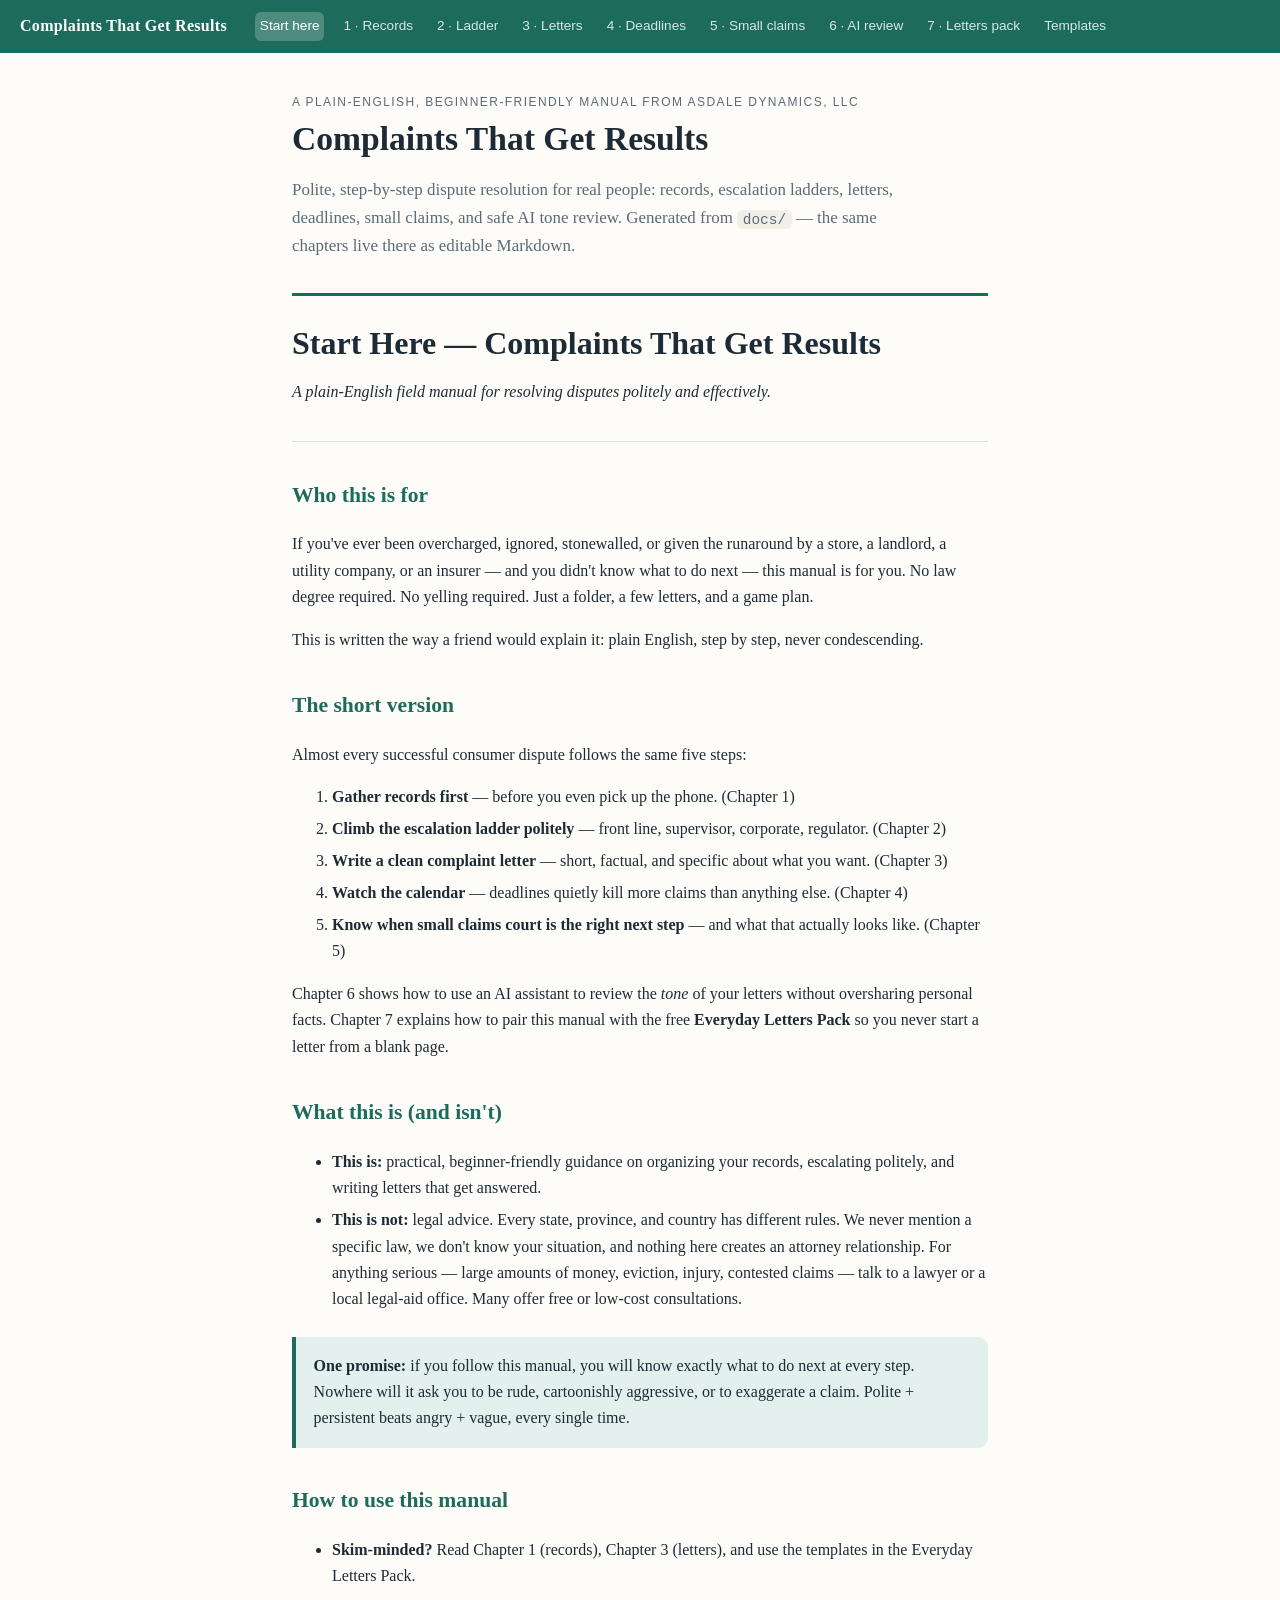
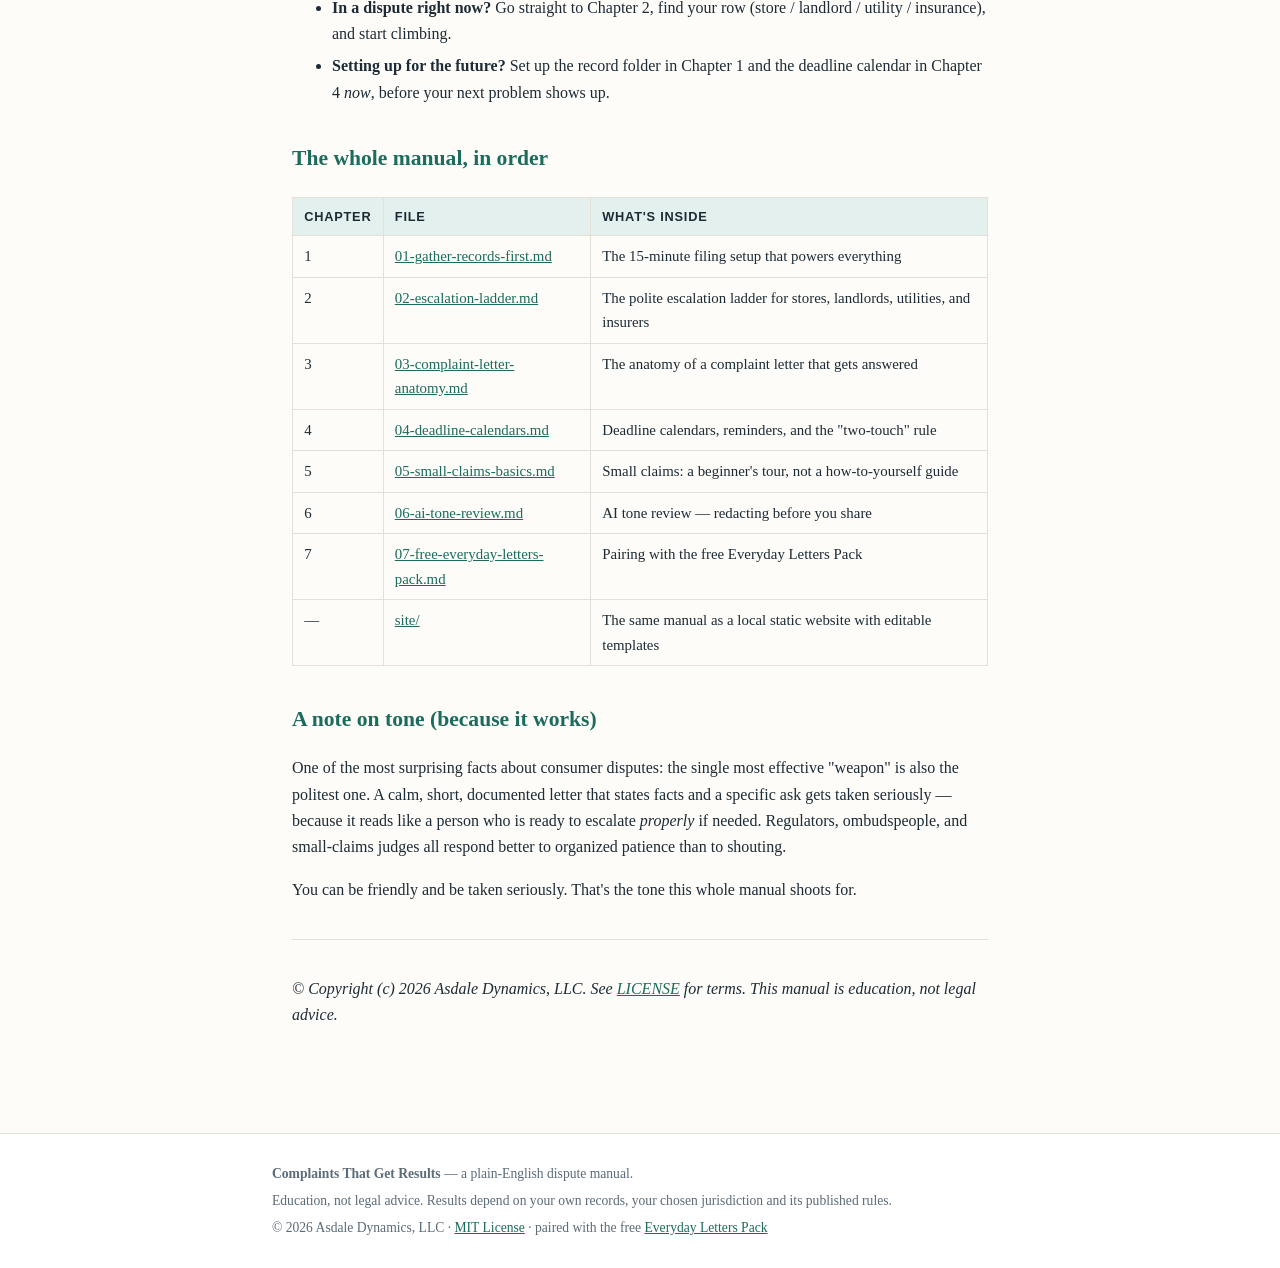
<file: site/index.html>
<!DOCTYPE html>
<html lang="en">
<head>
<meta charset="utf-8">
<meta name="viewport" content="width=device-width, initial-scale=1">
<meta name="description" content="Start Here — Complaints That Get Results — the plain-English dispute manual">
<title>Start Here — Complaints That Get Results — Complaints That Get Results</title>
<link rel="stylesheet" href="assets/style.css">
</head>
<body>
<nav class="topnav"><a href="index.html" class="brand">Complaints That Get Results</a><div class="nav-links"><a href="index.html" class="nav-link active">Start here</a>
<a href="gather-records.html" class="nav-link">1 · Records</a>
<a href="escalation-ladder.html" class="nav-link">2 · Ladder</a>
<a href="letter-anatomy.html" class="nav-link">3 · Letters</a>
<a href="deadlines.html" class="nav-link">4 · Deadlines</a>
<a href="small-claims.html" class="nav-link">5 · Small claims</a>
<a href="ai-tone-review.html" class="nav-link">6 · AI review</a>
<a href="letters-pack.html" class="nav-link">7 · Letters pack</a>
<a href="templates.html" class="nav-link">Templates</a></div></nav>
<main class="page"><header class="page-header"><p class="kicker">A plain-English, beginner-friendly manual from Asdale Dynamics, LLC</p><h1>Complaints That Get Results</h1><p class="lede">Polite, step-by-step dispute resolution for real people: records, escalation ladders, letters, deadlines, small claims, and safe AI tone review. Generated from <code>docs/</code> — the same chapters live there as editable Markdown.</p></header>
<h1 id="start-here-complaints-that-get-results">Start Here — Complaints That Get Results</h1>
<p><em>A plain-English field manual for resolving disputes politely and effectively.</em></p>
<hr>
<h2 id="who-this-is-for">Who this is for</h2>
<p>If you've ever been overcharged, ignored, stonewalled, or given the runaround by a store, a landlord, a utility company, or an insurer — and you didn't know what to do next — this manual is for you. No law degree required. No yelling required. Just a folder, a few letters, and a game plan.</p>
<p>This is written the way a friend would explain it: plain English, step by step, never condescending.</p>
<h2 id="the-short-version">The short version</h2>
<p>Almost every successful consumer dispute follows the same five steps:</p>
<ol>
<li><strong>Gather records first</strong> — before you even pick up the phone. (Chapter 1)</li>
<li><strong>Climb the escalation ladder politely</strong> — front line, supervisor, corporate, regulator. (Chapter 2)</li>
<li><strong>Write a clean complaint letter</strong> — short, factual, and specific about what you want. (Chapter 3)</li>
<li><strong>Watch the calendar</strong> — deadlines quietly kill more claims than anything else. (Chapter 4)</li>
<li><strong>Know when small claims court is the right next step</strong> — and what that actually looks like. (Chapter 5)</li>
</ol>
<p>Chapter 6 shows how to use an AI assistant to review the <em>tone</em> of your letters without oversharing personal facts. Chapter 7 explains how to pair this manual with the free <strong>Everyday Letters Pack</strong> so you never start a letter from a blank page.</p>
<h2 id="what-this-is-and-isnt">What this is (and isn't)</h2>
<ul>
<li><strong>This is:</strong> practical, beginner-friendly guidance on organizing your records, escalating politely, and writing letters that get answered.</li>
<li><strong>This is not:</strong> legal advice. Every state, province, and country has different rules. We never mention a specific law, we don't know your situation, and nothing here creates an attorney relationship. For anything serious — large amounts of money, eviction, injury, contested claims — talk to a lawyer or a local legal-aid office. Many offer free or low-cost consultations.</li>
</ul>
<blockquote>
<p><strong>One promise:</strong> if you follow this manual, you will know exactly what to do next at every step. Nowhere will it ask you to be rude, cartoonishly aggressive, or to exaggerate a claim. Polite + persistent beats angry + vague, every single time.</p>
</blockquote>
<h2 id="how-to-use-this-manual">How to use this manual</h2>
<ul>
<li><strong>Skim-minded?</strong> Read Chapter 1 (records), Chapter 3 (letters), and use the templates in the Everyday Letters Pack.</li>
<li><strong>In a dispute right now?</strong> Go straight to Chapter 2, find your row (store / landlord / utility / insurance), and start climbing.</li>
<li><strong>Setting up for the future?</strong> Set up the record folder in Chapter 1 and the deadline calendar in Chapter 4 <em>now</em>, before your next problem shows up.</li>
</ul>
<h2 id="the-whole-manual-in-order">The whole manual, in order</h2>
<table>
<thead>
<tr>
<th>Chapter</th>
<th>File</th>
<th>What's inside</th>
</tr>
</thead>
<tbody>
<tr>
<td>1</td>
<td><a href="gather-records.html">01-gather-records-first.md</a></td>
<td>The 15-minute filing setup that powers everything</td>
</tr>
<tr>
<td>2</td>
<td><a href="escalation-ladder.html">02-escalation-ladder.md</a></td>
<td>The polite escalation ladder for stores, landlords, utilities, and insurers</td>
</tr>
<tr>
<td>3</td>
<td><a href="letter-anatomy.html">03-complaint-letter-anatomy.md</a></td>
<td>The anatomy of a complaint letter that gets answered</td>
</tr>
<tr>
<td>4</td>
<td><a href="deadlines.html">04-deadline-calendars.md</a></td>
<td>Deadline calendars, reminders, and the "two-touch" rule</td>
</tr>
<tr>
<td>5</td>
<td><a href="small-claims.html">05-small-claims-basics.md</a></td>
<td>Small claims: a beginner's tour, not a how-to-yourself guide</td>
</tr>
<tr>
<td>6</td>
<td><a href="ai-tone-review.html">06-ai-tone-review.md</a></td>
<td>AI tone review — redacting before you share</td>
</tr>
<tr>
<td>7</td>
<td><a href="letters-pack.html">07-free-everyday-letters-pack.md</a></td>
<td>Pairing with the free Everyday Letters Pack</td>
</tr>
<tr>
<td>—</td>
<td><a href="templates.html">site/</a></td>
<td>The same manual as a local static website with editable templates</td>
</tr>
</tbody>
</table>
<h2 id="a-note-on-tone-because-it-works">A note on tone (because it works)</h2>
<p>One of the most surprising facts about consumer disputes: the single most effective "weapon" is also the politest one. A calm, short, documented letter that states facts and a specific ask gets taken seriously — because it reads like a person who is ready to escalate <em>properly</em> if needed. Regulators, ombudspeople, and small-claims judges all respond better to organized patience than to shouting.</p>
<p>You can be friendly and be taken seriously. That's the tone this whole manual shoots for.</p>
<hr>
<p><em>© Copyright (c) 2026 Asdale Dynamics, LLC. See <a href="LICENSE">LICENSE</a> for terms. This manual is education, not legal advice.</em></p></main>
<footer class="site-footer">
  <div class="footer-inner">
    <p><strong>Complaints That Get Results</strong> — a plain-English dispute manual.</p>
    <p>Education, not legal advice. Results depend on your own records, your chosen jurisdiction and its published rules.</p>
    <p>© 2026 Asdale Dynamics, LLC · <a href="LICENSE">MIT License</a> · paired with the free <a href="templates.html">Everyday Letters Pack</a></p>
  </div>
</footer>
</body>
</html>
</file>
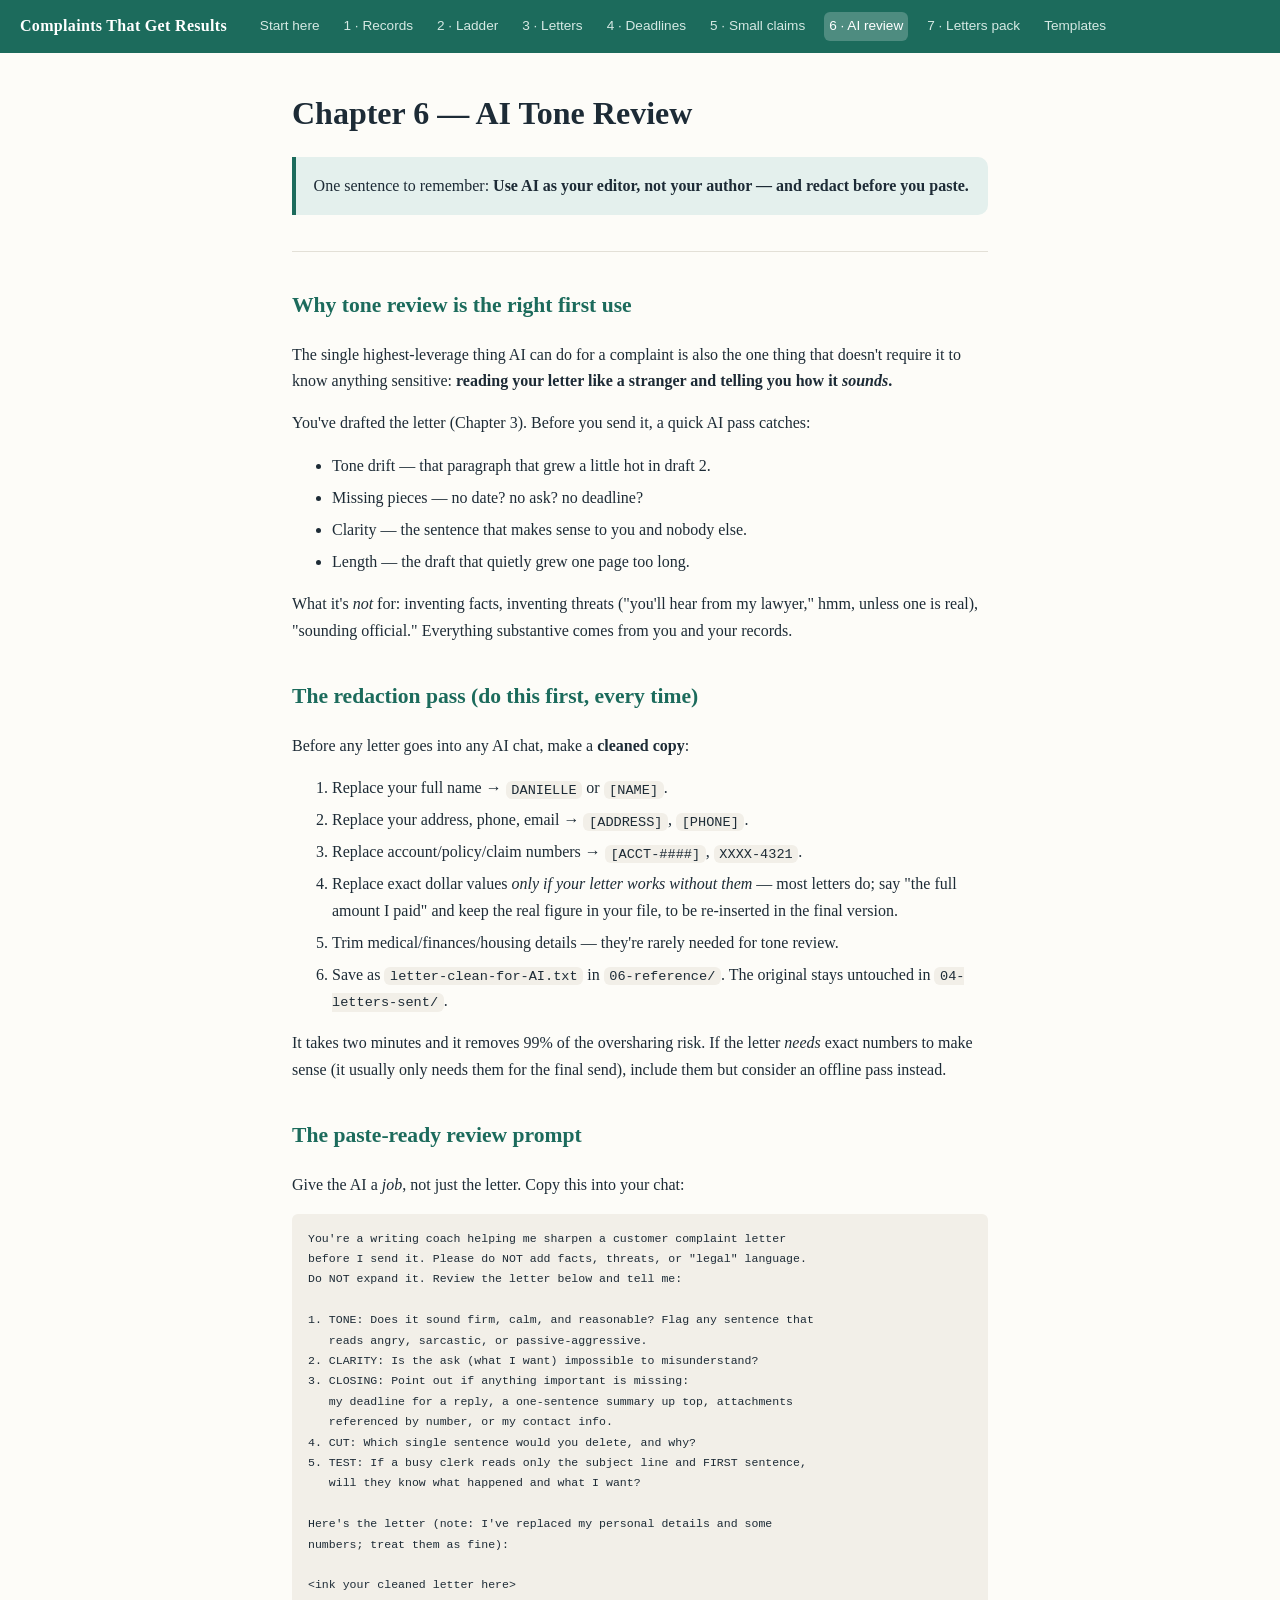
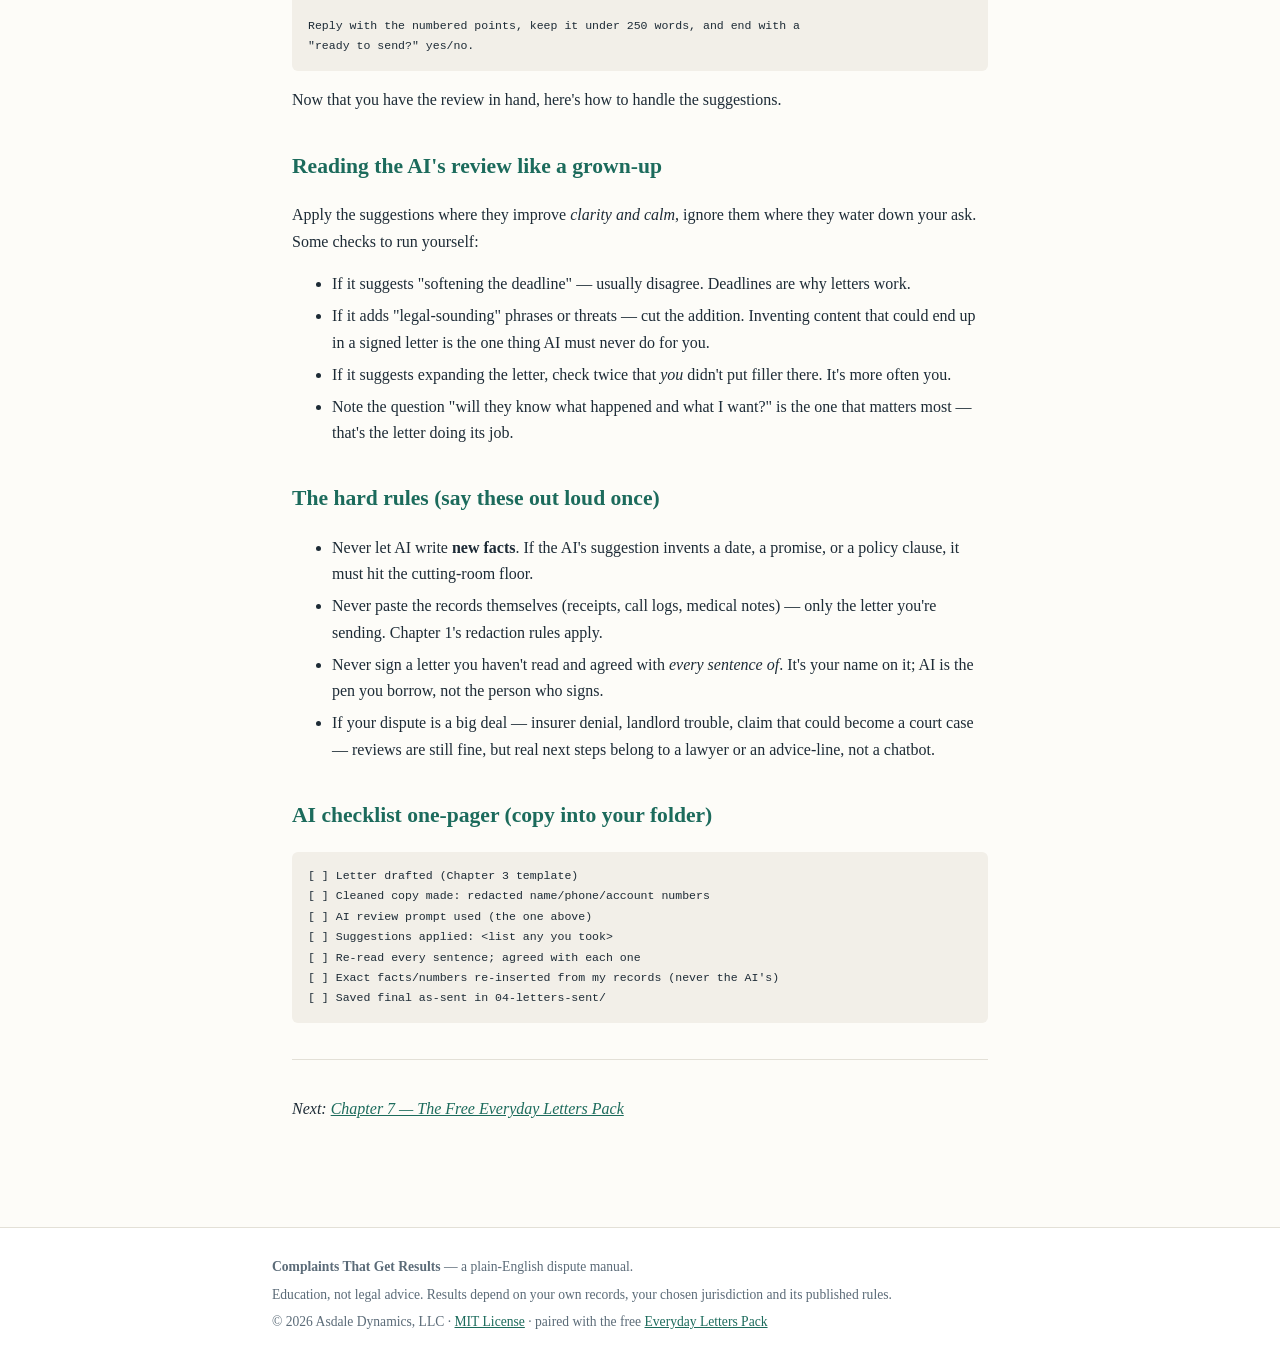
<file: site/ai-tone-review.html>
<!DOCTYPE html>
<html lang="en">
<head>
<meta charset="utf-8">
<meta name="viewport" content="width=device-width, initial-scale=1">
<meta name="description" content="Chapter 6 — AI Tone Review — the plain-English dispute manual">
<title>Chapter 6 — AI Tone Review — Complaints That Get Results</title>
<link rel="stylesheet" href="assets/style.css">
</head>
<body>
<nav class="topnav"><a href="index.html" class="brand">Complaints That Get Results</a><div class="nav-links"><a href="index.html" class="nav-link">Start here</a>
<a href="gather-records.html" class="nav-link">1 · Records</a>
<a href="escalation-ladder.html" class="nav-link">2 · Ladder</a>
<a href="letter-anatomy.html" class="nav-link">3 · Letters</a>
<a href="deadlines.html" class="nav-link">4 · Deadlines</a>
<a href="small-claims.html" class="nav-link">5 · Small claims</a>
<a href="ai-tone-review.html" class="nav-link active">6 · AI review</a>
<a href="letters-pack.html" class="nav-link">7 · Letters pack</a>
<a href="templates.html" class="nav-link">Templates</a></div></nav>
<main class="page"><h1 id="chapter-6-ai-tone-review">Chapter 6 — AI Tone Review</h1>
<blockquote>
<p>One sentence to remember: <strong>Use AI as your editor, not your author — and redact before you paste.</strong></p>
</blockquote>
<hr>
<h2 id="why-tone-review-is-the-right-first-use">Why tone review is the right first use</h2>
<p>The single highest-leverage thing AI can do for a complaint is also the one thing that doesn't require it to know anything sensitive: <strong>reading your letter like a stranger and telling you how it <em>sounds</em>.</strong></p>
<p>You've drafted the letter (Chapter 3). Before you send it, a quick AI pass catches:</p>
<ul>
<li>Tone drift — that paragraph that grew a little hot in draft 2.</li>
<li>Missing pieces — no date? no ask? no deadline?</li>
<li>Clarity — the sentence that makes sense to you and nobody else.</li>
<li>Length — the draft that quietly grew one page too long.</li>
</ul>
<p>What it's <em>not</em> for: inventing facts, inventing threats ("you'll hear from my lawyer," hmm, unless one is real), "sounding official." Everything substantive comes from you and your records.</p>
<h2 id="the-redaction-pass-do-this-first-every-time">The redaction pass (do this first, every time)</h2>
<p>Before any letter goes into any AI chat, make a <strong>cleaned copy</strong>:</p>
<ol>
<li>Replace your full name → <code>DANIELLE</code> or <code>[NAME]</code>.</li>
<li>Replace your address, phone, email → <code>[ADDRESS]</code>, <code>[PHONE]</code>.</li>
<li>Replace account/policy/claim numbers → <code>[ACCT-####]</code>, <code>XXXX-4321</code>.</li>
<li>Replace exact dollar values <em>only if your letter works without them</em> — most letters do; say "the full amount I paid" and keep the real figure in your file, to be re-inserted in the final version.</li>
<li>Trim medical/finances/housing details — they're rarely needed for tone review.</li>
<li>Save as <code>letter-clean-for-AI.txt</code> in <code>06-reference/</code>. The original stays untouched in <code>04-letters-sent/</code>.</li>
</ol>
<p>It takes two minutes and it removes 99% of the oversharing risk. If the letter <em>needs</em> exact numbers to make sense (it usually only needs them for the final send), include them but consider an offline pass instead.</p>
<h2 id="the-paste-ready-review-prompt">The paste-ready review prompt</h2>
<p>Give the AI a <em>job</em>, not just the letter. Copy this into your chat:</p>
<pre><code class="language-text">You're a writing coach helping me sharpen a customer complaint letter
before I send it. Please do NOT add facts, threats, or &quot;legal&quot; language.
Do NOT expand it. Review the letter below and tell me:

1. TONE: Does it sound firm, calm, and reasonable? Flag any sentence that
   reads angry, sarcastic, or passive-aggressive.
2. CLARITY: Is the ask (what I want) impossible to misunderstand?
3. CLOSING: Point out if anything important is missing:
   my deadline for a reply, a one-sentence summary up top, attachments
   referenced by number, or my contact info.
4. CUT: Which single sentence would you delete, and why?
5. TEST: If a busy clerk reads only the subject line and FIRST sentence,
   will they know what happened and what I want?

Here's the letter (note: I've replaced my personal details and some
numbers; treat them as fine):

&lt;ink your cleaned letter here&gt;

Reply with the numbered points, keep it under 250 words, and end with a
&quot;ready to send?&quot; yes/no.
</code></pre>
<p>Now that you have the review in hand, here's how to handle the suggestions.</p>
<h2 id="reading-the-ais-review-like-a-grown-up">Reading the AI's review like a grown-up</h2>
<p>Apply the suggestions where they improve <em>clarity and calm</em>, ignore them where they water down your ask. Some checks to run yourself:</p>
<ul>
<li>If it suggests "softening the deadline" — usually disagree. Deadlines are why letters work.</li>
<li>If it adds "legal-sounding" phrases or threats — cut the addition. Inventing content that could end up in a signed letter is the one thing AI must never do for you.</li>
<li>If it suggests expanding the letter, check twice that <em>you</em> didn't put filler there. It's more often you.</li>
<li>Note the question "will they know what happened and what I want?" is the one that matters most — that's the letter doing its job.</li>
</ul>
<h2 id="the-hard-rules-say-these-out-loud-once">The hard rules (say these out loud once)</h2>
<ul>
<li>Never let AI write <strong>new facts</strong>. If the AI's suggestion invents a date, a promise, or a policy clause, it must hit the cutting-room floor.</li>
<li>Never paste the records themselves (receipts, call logs, medical notes) — only the letter you're sending. Chapter 1's redaction rules apply.</li>
<li>Never sign a letter you haven't read and agreed with <em>every sentence of</em>. It's your name on it; AI is the pen you borrow, not the person who signs.</li>
<li>If your dispute is a big deal — insurer denial, landlord trouble, claim that could become a court case — reviews are still fine, but real next steps belong to a lawyer or an advice-line, not a chatbot.</li>
</ul>
<h2 id="ai-checklist-one-pager-copy-into-your-folder">AI checklist one-pager (copy into your folder)</h2>
<pre><code class="language-markdown">[ ] Letter drafted (Chapter 3 template)
[ ] Cleaned copy made: redacted name/phone/account numbers
[ ] AI review prompt used (the one above)
[ ] Suggestions applied: &lt;list any you took&gt;
[ ] Re-read every sentence; agreed with each one
[ ] Exact facts/numbers re-inserted from my records (never the AI's)
[ ] Saved final as-sent in 04-letters-sent/
</code></pre>
<hr>
<p><em>Next: <a href="letters-pack.html">Chapter 7 — The Free Everyday Letters Pack</a></em></p></main>
<footer class="site-footer">
  <div class="footer-inner">
    <p><strong>Complaints That Get Results</strong> — a plain-English dispute manual.</p>
    <p>Education, not legal advice. Results depend on your own records, your chosen jurisdiction and its published rules.</p>
    <p>© 2026 Asdale Dynamics, LLC · <a href="LICENSE">MIT License</a> · paired with the free <a href="templates.html">Everyday Letters Pack</a></p>
  </div>
</footer>
</body>
</html>
</file>
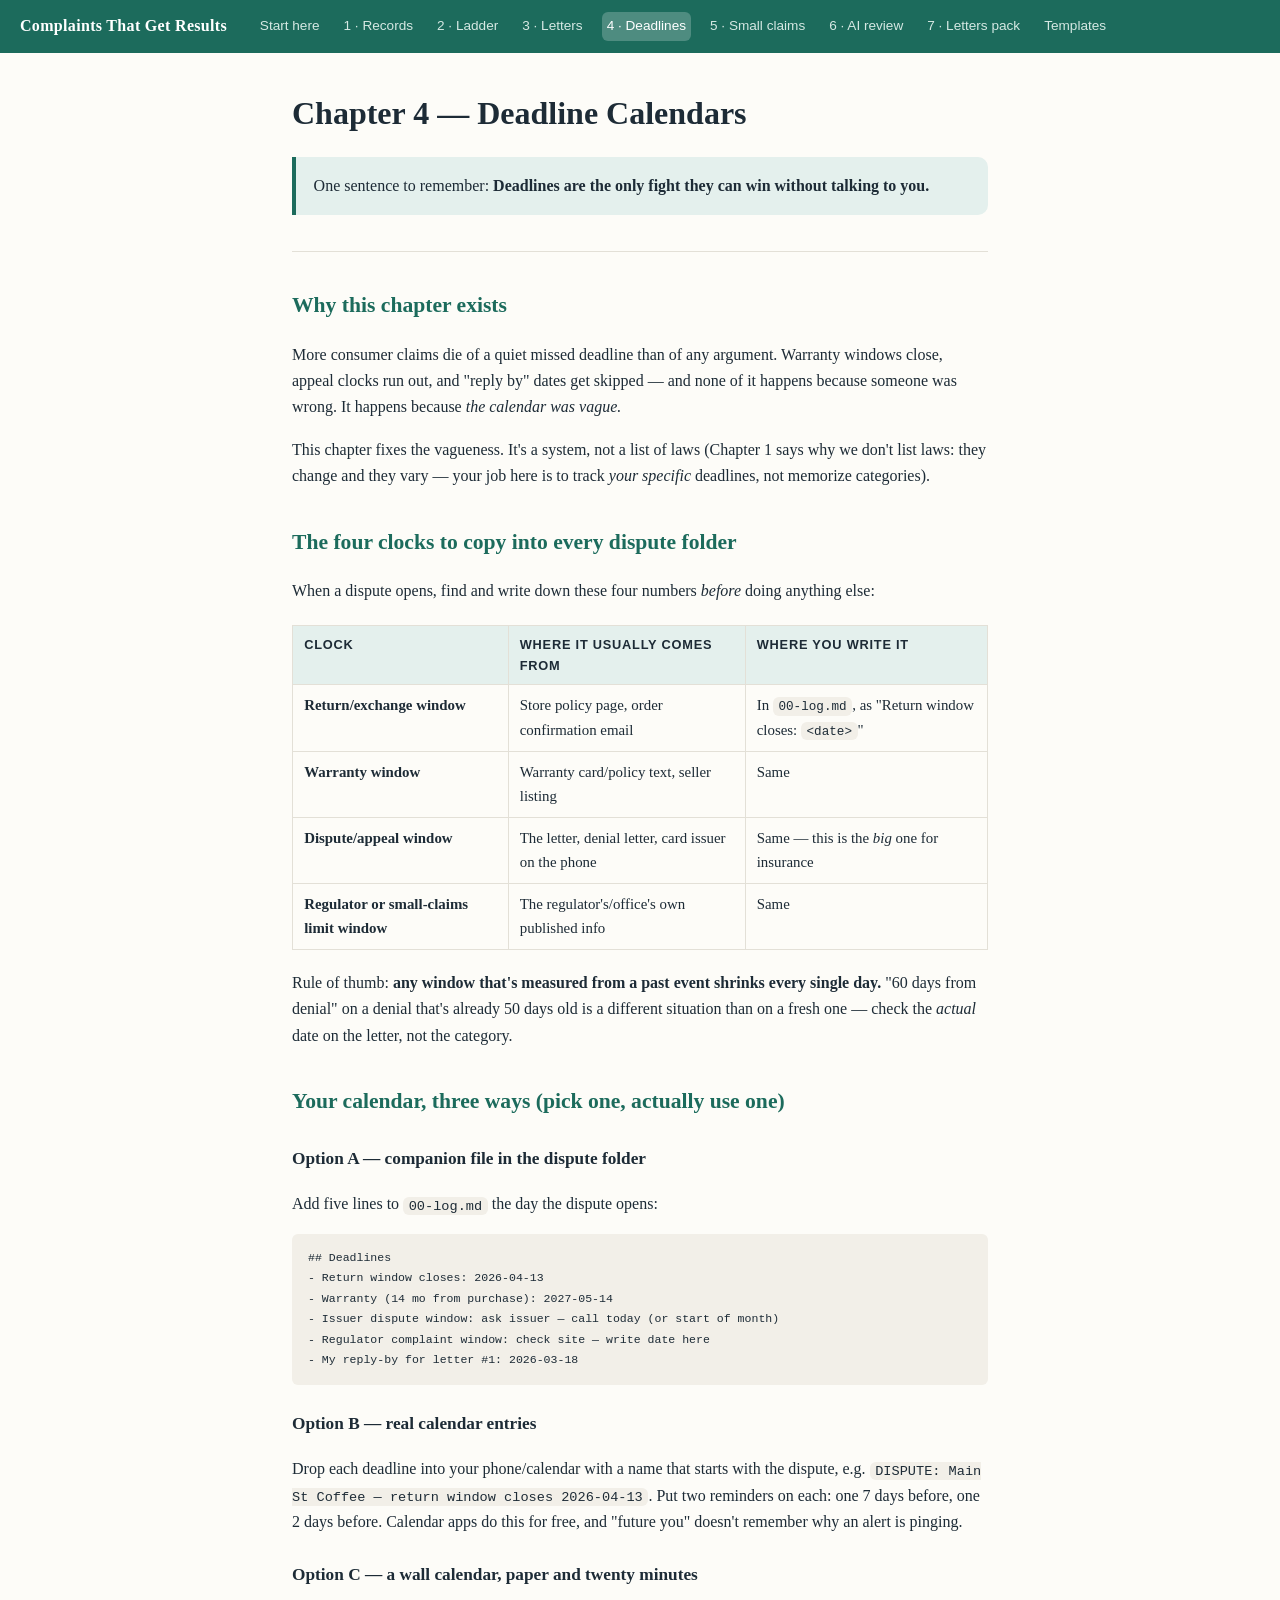
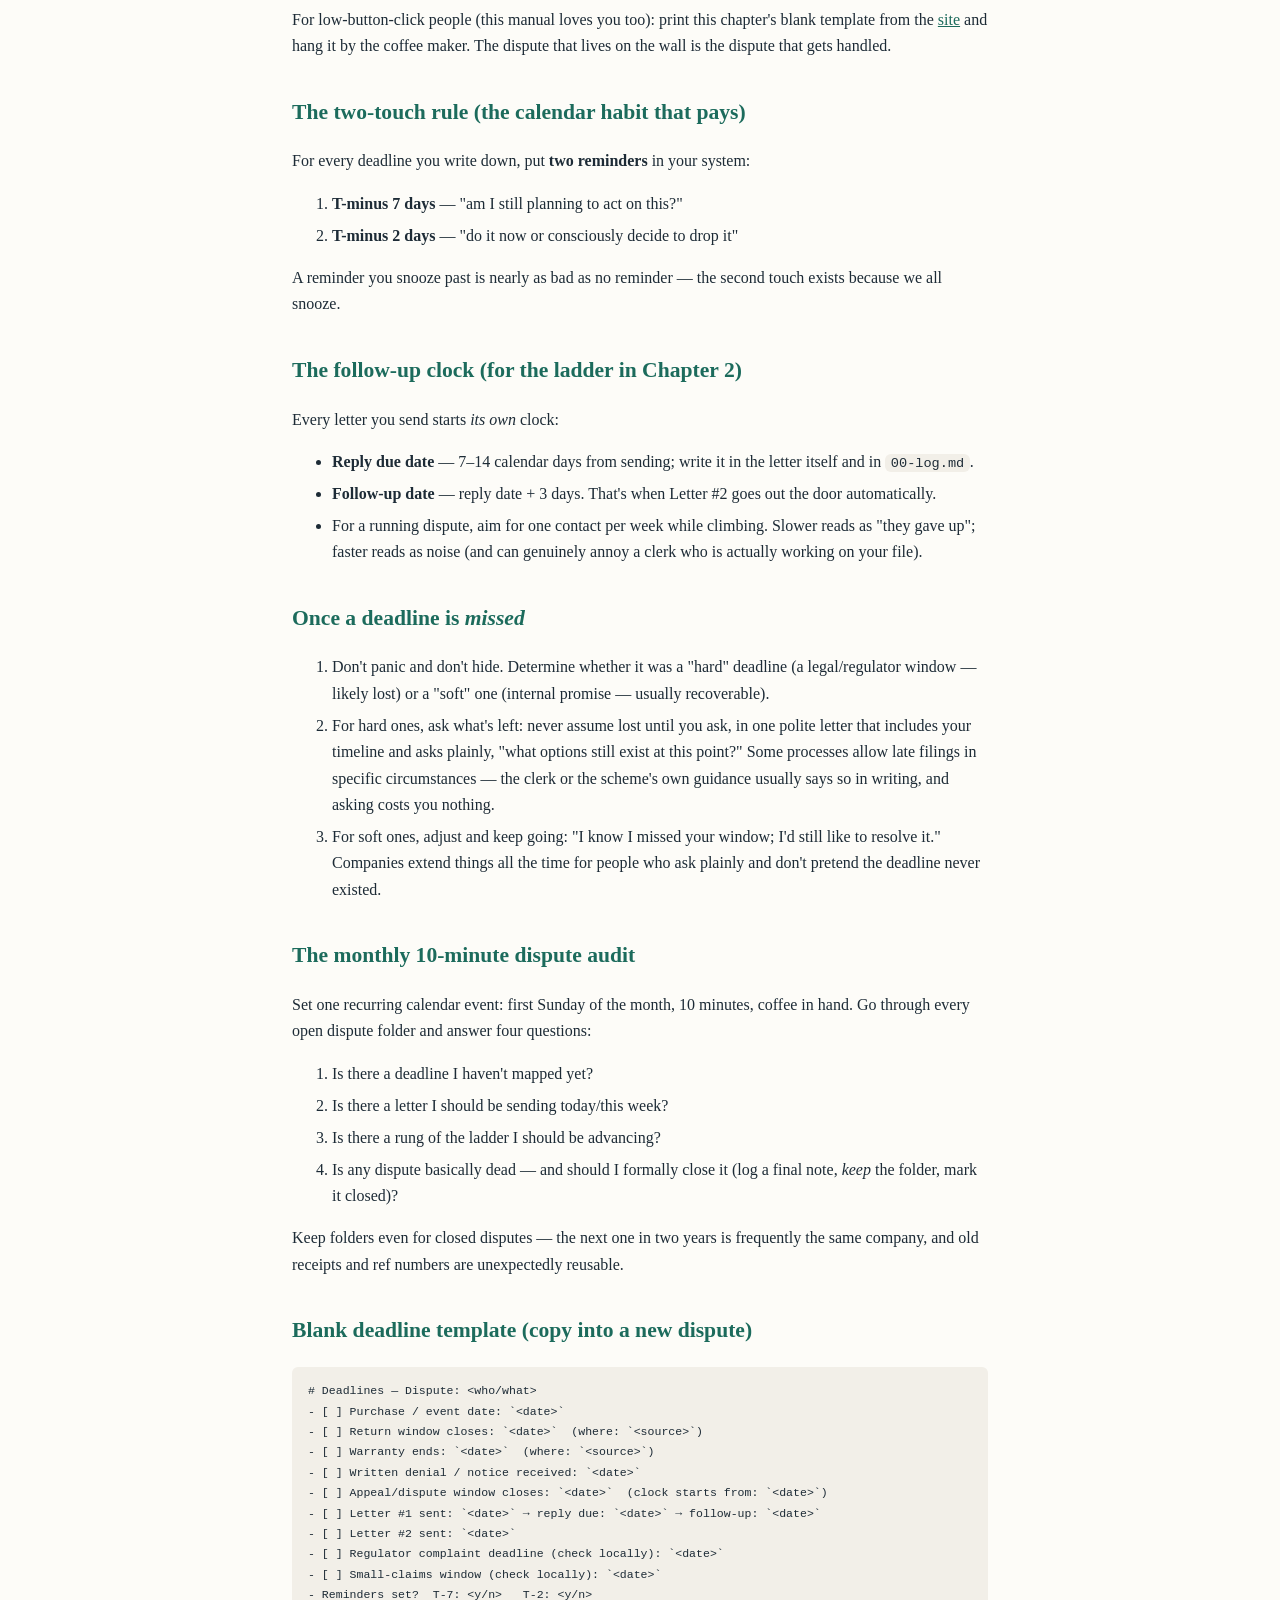
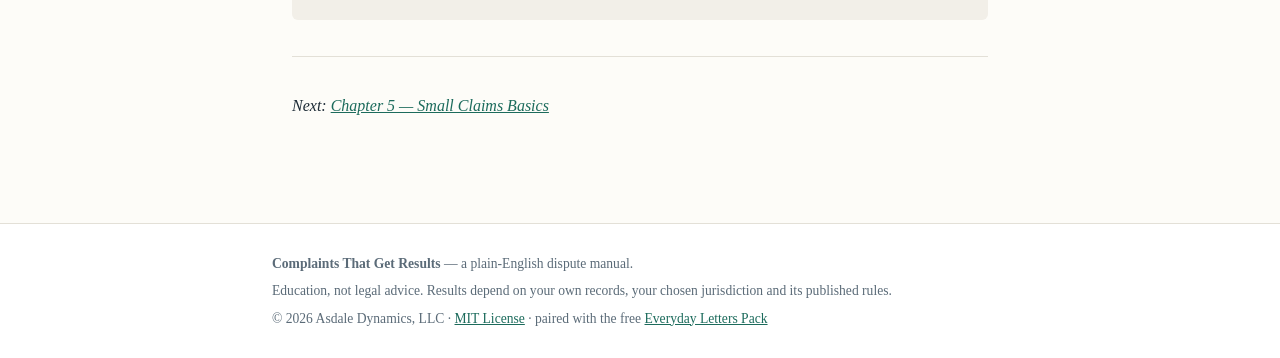
<file: site/deadlines.html>
<!DOCTYPE html>
<html lang="en">
<head>
<meta charset="utf-8">
<meta name="viewport" content="width=device-width, initial-scale=1">
<meta name="description" content="Chapter 4 — Deadline Calendars — the plain-English dispute manual">
<title>Chapter 4 — Deadline Calendars — Complaints That Get Results</title>
<link rel="stylesheet" href="assets/style.css">
</head>
<body>
<nav class="topnav"><a href="index.html" class="brand">Complaints That Get Results</a><div class="nav-links"><a href="index.html" class="nav-link">Start here</a>
<a href="gather-records.html" class="nav-link">1 · Records</a>
<a href="escalation-ladder.html" class="nav-link">2 · Ladder</a>
<a href="letter-anatomy.html" class="nav-link">3 · Letters</a>
<a href="deadlines.html" class="nav-link active">4 · Deadlines</a>
<a href="small-claims.html" class="nav-link">5 · Small claims</a>
<a href="ai-tone-review.html" class="nav-link">6 · AI review</a>
<a href="letters-pack.html" class="nav-link">7 · Letters pack</a>
<a href="templates.html" class="nav-link">Templates</a></div></nav>
<main class="page"><h1 id="chapter-4-deadline-calendars">Chapter 4 — Deadline Calendars</h1>
<blockquote>
<p>One sentence to remember: <strong>Deadlines are the only fight they can win without talking to you.</strong></p>
</blockquote>
<hr>
<h2 id="why-this-chapter-exists">Why this chapter exists</h2>
<p>More consumer claims die of a quiet missed deadline than of any argument. Warranty windows close, appeal clocks run out, and "reply by" dates get skipped — and none of it happens because someone was wrong. It happens because <em>the calendar was vague.</em></p>
<p>This chapter fixes the vagueness. It's a system, not a list of laws (Chapter 1 says why we don't list laws: they change and they vary — your job here is to track <em>your specific</em> deadlines, not memorize categories).</p>
<h2 id="the-four-clocks-to-copy-into-every-dispute-folder">The four clocks to copy into every dispute folder</h2>
<p>When a dispute opens, find and write down these four numbers <em>before</em> doing anything else:</p>
<table>
<thead>
<tr>
<th>Clock</th>
<th>Where it usually comes from</th>
<th>Where you write it</th>
</tr>
</thead>
<tbody>
<tr>
<td><strong>Return/exchange window</strong></td>
<td>Store policy page, order confirmation email</td>
<td>In <code>00-log.md</code>, as "Return window closes: <code>&lt;date&gt;</code>"</td>
</tr>
<tr>
<td><strong>Warranty window</strong></td>
<td>Warranty card/policy text, seller listing</td>
<td>Same</td>
</tr>
<tr>
<td><strong>Dispute/appeal window</strong></td>
<td>The letter, denial letter, card issuer on the phone</td>
<td>Same — this is the <em>big</em> one for insurance</td>
</tr>
<tr>
<td><strong>Regulator or small-claims limit window</strong></td>
<td>The regulator's/office's own published info</td>
<td>Same</td>
</tr>
</tbody>
</table>
<p>Rule of thumb: <strong>any window that's measured from a past event shrinks every single day.</strong> "60 days from denial" on a denial that's already 50 days old is a different situation than on a fresh one — check the <em>actual</em> date on the letter, not the category.</p>
<h2 id="your-calendar-three-ways-pick-one-actually-use-one">Your calendar, three ways (pick one, actually use one)</h2>
<h3 id="option-a-companion-file-in-the-dispute-folder">Option A — companion file in the dispute folder</h3>
<p>Add five lines to <code>00-log.md</code> the day the dispute opens:</p>
<pre><code class="language-markdown">## Deadlines
- Return window closes: 2026-04-13
- Warranty (14 mo from purchase): 2027-05-14
- Issuer dispute window: ask issuer — call today (or start of month)
- Regulator complaint window: check site — write date here
- My reply-by for letter #1: 2026-03-18
</code></pre>
<h3 id="option-b-real-calendar-entries">Option B — real calendar entries</h3>
<p>Drop each deadline into your phone/calendar with a name that starts with the dispute, e.g. <code>DISPUTE: Main St Coffee — return window closes 2026-04-13</code>. Put two reminders on each: one 7 days before, one 2 days before. Calendar apps do this for free, and "future you" doesn't remember why an alert is pinging.</p>
<h3 id="option-c-a-wall-calendar-paper-and-twenty-minutes">Option C — a wall calendar, paper and twenty minutes</h3>
<p>For low-button-click people (this manual loves you too): print this chapter's blank template from the <a href="templates.html">site</a> and hang it by the coffee maker. The dispute that lives on the wall is the dispute that gets handled.</p>
<h2 id="the-two-touch-rule-the-calendar-habit-that-pays">The two-touch rule (the calendar habit that pays)</h2>
<p>For every deadline you write down, put <strong>two reminders</strong> in your system:</p>
<ol>
<li><strong>T-minus 7 days</strong> — "am I still planning to act on this?"</li>
<li><strong>T-minus 2 days</strong> — "do it now or consciously decide to drop it"</li>
</ol>
<p>A reminder you snooze past is nearly as bad as no reminder — the second touch exists because we all snooze.</p>
<h2 id="the-follow-up-clock-for-the-ladder-in-chapter-2">The follow-up clock (for the ladder in Chapter 2)</h2>
<p>Every letter you send starts <em>its own</em> clock:</p>
<ul>
<li><strong>Reply due date</strong> — 7–14 calendar days from sending; write it in the letter itself and in <code>00-log.md</code>.</li>
<li><strong>Follow-up date</strong> — reply date + 3 days. That's when Letter #2 goes out the door automatically.</li>
<li>For a running dispute, aim for one contact per week while climbing. Slower reads as "they gave up"; faster reads as noise (and can genuinely annoy a clerk who is actually working on your file).</li>
</ul>
<h2 id="once-a-deadline-is-missed">Once a deadline is <em>missed</em></h2>
<ol>
<li>Don't panic and don't hide. Determine whether it was a "hard" deadline (a legal/regulator window — likely lost) or a "soft" one (internal promise — usually recoverable).</li>
<li>For hard ones, ask what's left: never assume lost until you ask, in one polite letter that includes your timeline and asks plainly, "what options still exist at this point?" Some processes allow late filings in specific circumstances — the clerk or the scheme's own guidance usually says so in writing, and asking costs you nothing.</li>
<li>For soft ones, adjust and keep going: "I know I missed your window; I'd still like to resolve it." Companies extend things all the time for people who ask plainly and don't pretend the deadline never existed.</li>
</ol>
<h2 id="the-monthly-10-minute-dispute-audit">The monthly 10-minute dispute audit</h2>
<p>Set one recurring calendar event: first Sunday of the month, 10 minutes, coffee in hand. Go through every open dispute folder and answer four questions:</p>
<ol>
<li>Is there a deadline I haven't mapped yet?</li>
<li>Is there a letter I should be sending today/this week?</li>
<li>Is there a rung of the ladder I should be advancing?</li>
<li>Is any dispute basically dead — and should I formally close it (log a final note, <em>keep</em> the folder, mark it closed)?</li>
</ol>
<p>Keep folders even for closed disputes — the next one in two years is frequently the same company, and old receipts and ref numbers are unexpectedly reusable.</p>
<h2 id="blank-deadline-template-copy-into-a-new-dispute">Blank deadline template (copy into a new dispute)</h2>
<pre><code class="language-markdown"># Deadlines — Dispute: &lt;who/what&gt;
- [ ] Purchase / event date: `&lt;date&gt;`
- [ ] Return window closes: `&lt;date&gt;`  (where: `&lt;source&gt;`)
- [ ] Warranty ends: `&lt;date&gt;`  (where: `&lt;source&gt;`)
- [ ] Written denial / notice received: `&lt;date&gt;`
- [ ] Appeal/dispute window closes: `&lt;date&gt;`  (clock starts from: `&lt;date&gt;`)
- [ ] Letter #1 sent: `&lt;date&gt;` → reply due: `&lt;date&gt;` → follow-up: `&lt;date&gt;`
- [ ] Letter #2 sent: `&lt;date&gt;`
- [ ] Regulator complaint deadline (check locally): `&lt;date&gt;`
- [ ] Small-claims window (check locally): `&lt;date&gt;`
- Reminders set?  T-7: &lt;y/n&gt;   T-2: &lt;y/n&gt;
</code></pre>
<hr>
<p><em>Next: <a href="small-claims.html">Chapter 5 — Small Claims Basics</a></em></p></main>
<footer class="site-footer">
  <div class="footer-inner">
    <p><strong>Complaints That Get Results</strong> — a plain-English dispute manual.</p>
    <p>Education, not legal advice. Results depend on your own records, your chosen jurisdiction and its published rules.</p>
    <p>© 2026 Asdale Dynamics, LLC · <a href="LICENSE">MIT License</a> · paired with the free <a href="templates.html">Everyday Letters Pack</a></p>
  </div>
</footer>
</body>
</html>
</file>
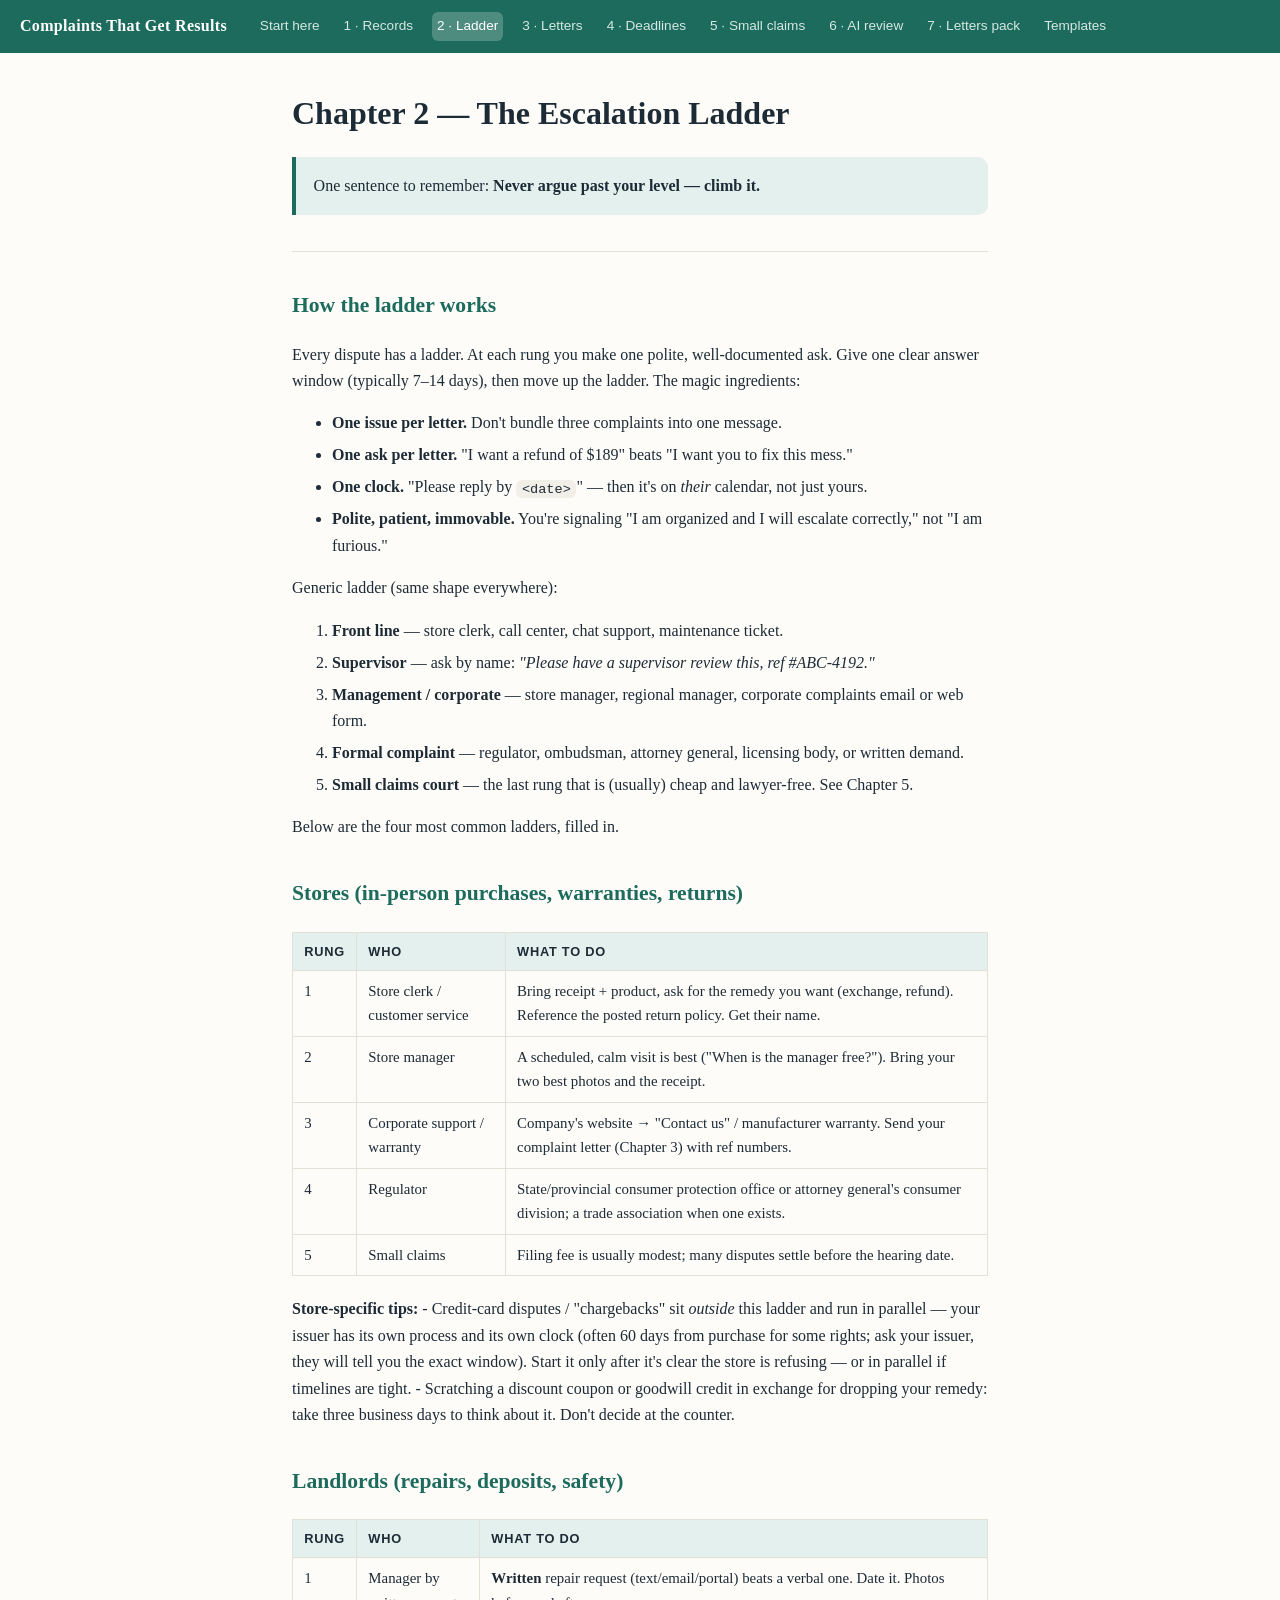
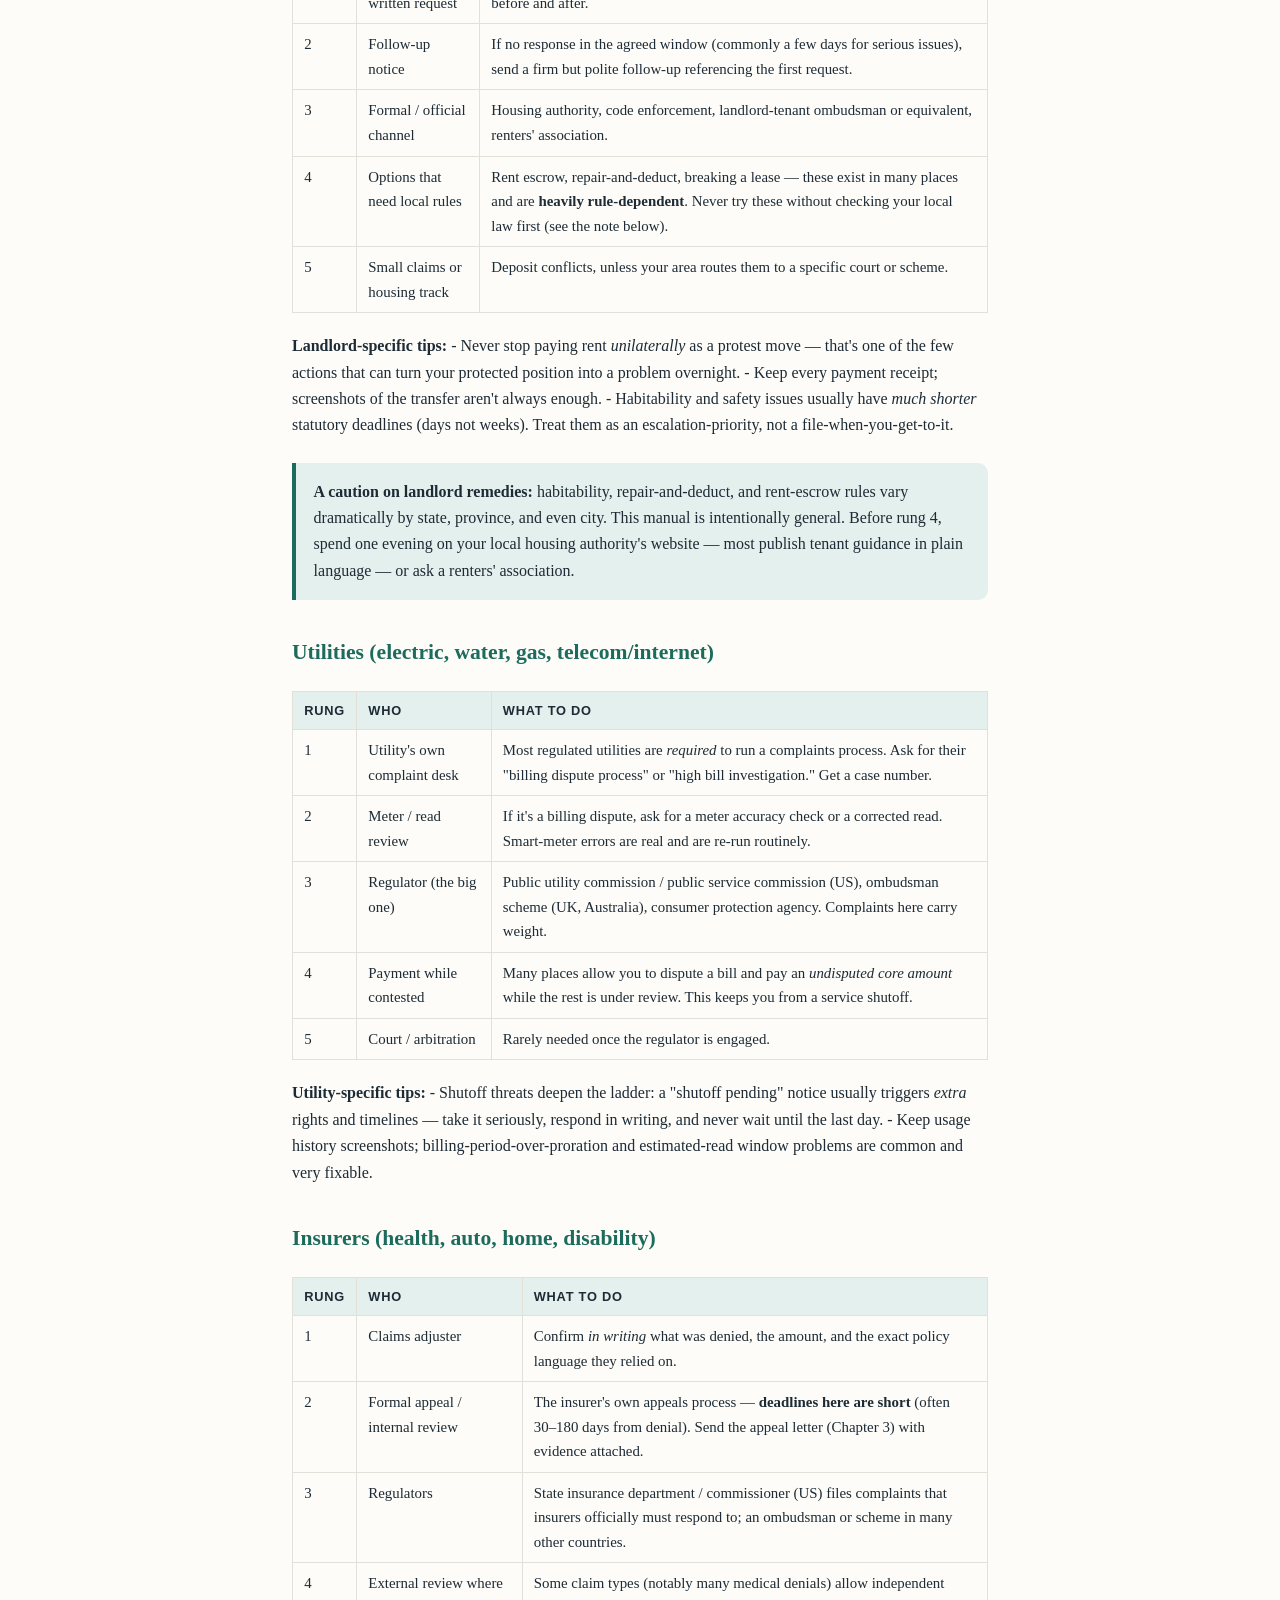
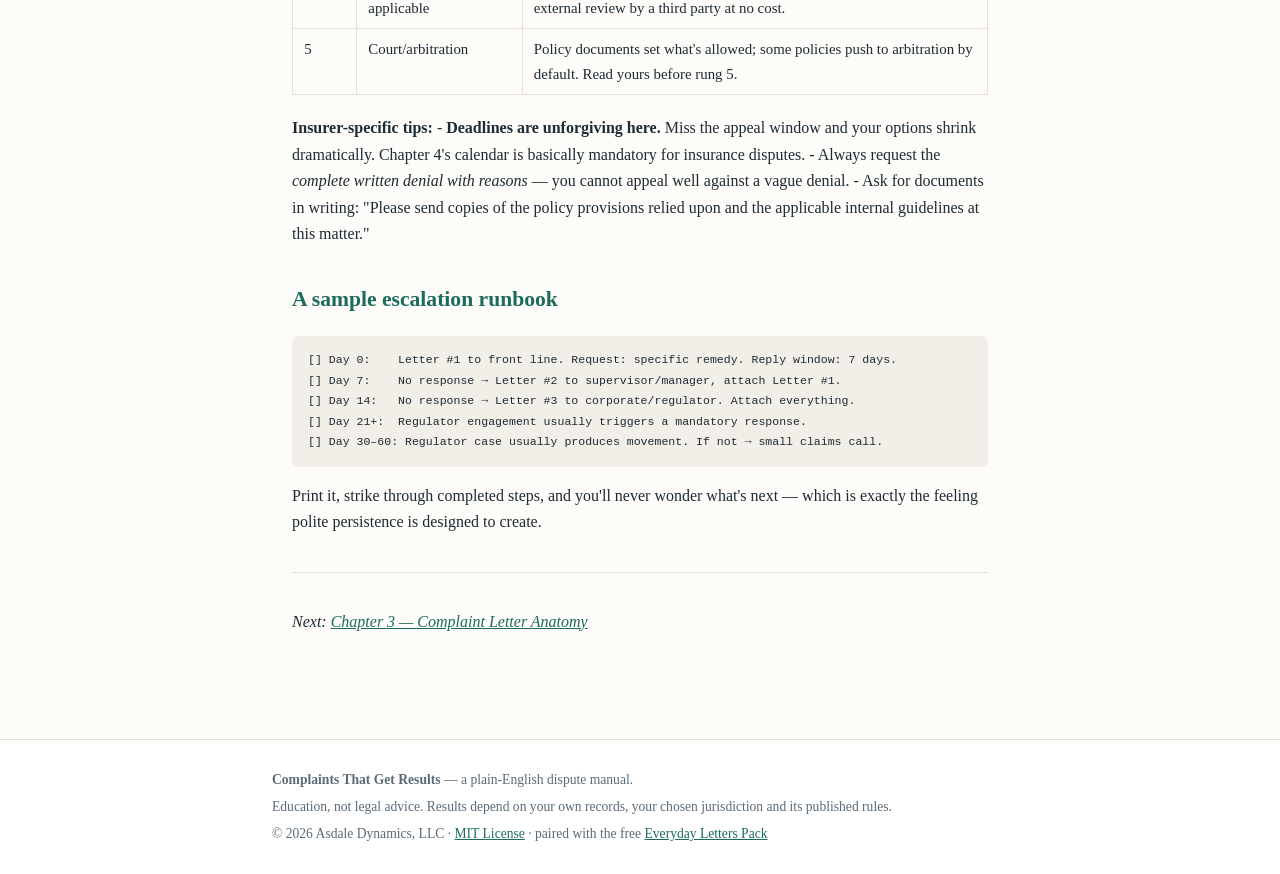
<file: site/escalation-ladder.html>
<!DOCTYPE html>
<html lang="en">
<head>
<meta charset="utf-8">
<meta name="viewport" content="width=device-width, initial-scale=1">
<meta name="description" content="Chapter 2 — The Escalation Ladder — the plain-English dispute manual">
<title>Chapter 2 — The Escalation Ladder — Complaints That Get Results</title>
<link rel="stylesheet" href="assets/style.css">
</head>
<body>
<nav class="topnav"><a href="index.html" class="brand">Complaints That Get Results</a><div class="nav-links"><a href="index.html" class="nav-link">Start here</a>
<a href="gather-records.html" class="nav-link">1 · Records</a>
<a href="escalation-ladder.html" class="nav-link active">2 · Ladder</a>
<a href="letter-anatomy.html" class="nav-link">3 · Letters</a>
<a href="deadlines.html" class="nav-link">4 · Deadlines</a>
<a href="small-claims.html" class="nav-link">5 · Small claims</a>
<a href="ai-tone-review.html" class="nav-link">6 · AI review</a>
<a href="letters-pack.html" class="nav-link">7 · Letters pack</a>
<a href="templates.html" class="nav-link">Templates</a></div></nav>
<main class="page"><h1 id="chapter-2-the-escalation-ladder">Chapter 2 — The Escalation Ladder</h1>
<blockquote>
<p>One sentence to remember: <strong>Never argue past your level — climb it.</strong></p>
</blockquote>
<hr>
<h2 id="how-the-ladder-works">How the ladder works</h2>
<p>Every dispute has a ladder. At each rung you make one polite, well-documented ask. Give one clear answer window (typically 7–14 days), then move up the ladder. The magic ingredients:</p>
<ul>
<li><strong>One issue per letter.</strong> Don't bundle three complaints into one message.</li>
<li><strong>One ask per letter.</strong> "I want a refund of $189" beats "I want you to fix this mess."</li>
<li><strong>One clock.</strong> "Please reply by <code>&lt;date&gt;</code>" — then it's on <em>their</em> calendar, not just yours.</li>
<li><strong>Polite, patient, immovable.</strong> You're signaling "I am organized and I will escalate correctly," not "I am furious."</li>
</ul>
<p>Generic ladder (same shape everywhere):</p>
<ol>
<li><strong>Front line</strong> — store clerk, call center, chat support, maintenance ticket.</li>
<li><strong>Supervisor</strong> — ask by name: <em>"Please have a supervisor review this, ref #ABC-4192."</em></li>
<li><strong>Management / corporate</strong> — store manager, regional manager, corporate complaints email or web form.</li>
<li><strong>Formal complaint</strong> — regulator, ombudsman, attorney general, licensing body, or written demand.</li>
<li><strong>Small claims court</strong> — the last rung that is (usually) cheap and lawyer-free. See Chapter 5.</li>
</ol>
<p>Below are the four most common ladders, filled in.</p>
<h2 id="stores-in-person-purchases-warranties-returns">Stores (in-person purchases, warranties, returns)</h2>
<table>
<thead>
<tr>
<th>Rung</th>
<th>Who</th>
<th>What to do</th>
</tr>
</thead>
<tbody>
<tr>
<td>1</td>
<td>Store clerk / customer service</td>
<td>Bring receipt + product, ask for the remedy you want (exchange, refund). Reference the posted return policy. Get their name.</td>
</tr>
<tr>
<td>2</td>
<td>Store manager</td>
<td>A scheduled, calm visit is best ("When is the manager free?"). Bring your two best photos and the receipt.</td>
</tr>
<tr>
<td>3</td>
<td>Corporate support / warranty</td>
<td>Company's website → "Contact us" / manufacturer warranty. Send your complaint letter (Chapter 3) with ref numbers.</td>
</tr>
<tr>
<td>4</td>
<td>Regulator</td>
<td>State/provincial consumer protection office or attorney general's consumer division; a trade association when one exists.</td>
</tr>
<tr>
<td>5</td>
<td>Small claims</td>
<td>Filing fee is usually modest; many disputes settle before the hearing date.</td>
</tr>
</tbody>
</table>
<p><strong>Store-specific tips:</strong>
- Credit-card disputes / "chargebacks" sit <em>outside</em> this ladder and run in parallel — your issuer has its own process and its own clock (often 60 days from purchase for some rights; ask your issuer, they will tell you the exact window). Start it only after it's clear the store is refusing — or in parallel if timelines are tight.
- Scratching a discount coupon or goodwill credit in exchange for dropping your remedy: take three business days to think about it. Don't decide at the counter.</p>
<h2 id="landlords-repairs-deposits-safety">Landlords (repairs, deposits, safety)</h2>
<table>
<thead>
<tr>
<th>Rung</th>
<th>Who</th>
<th>What to do</th>
</tr>
</thead>
<tbody>
<tr>
<td>1</td>
<td>Manager by written request</td>
<td><strong>Written</strong> repair request (text/email/portal) beats a verbal one. Date it. Photos before and after.</td>
</tr>
<tr>
<td>2</td>
<td>Follow-up notice</td>
<td>If no response in the agreed window (commonly a few days for serious issues), send a firm but polite follow-up referencing the first request.</td>
</tr>
<tr>
<td>3</td>
<td>Formal / official channel</td>
<td>Housing authority, code enforcement, landlord-tenant ombudsman or equivalent, renters' association.</td>
</tr>
<tr>
<td>4</td>
<td>Options that need local rules</td>
<td>Rent escrow, repair-and-deduct, breaking a lease — these exist in many places and are <strong>heavily rule-dependent</strong>. Never try these without checking your local law first (see the note below).</td>
</tr>
<tr>
<td>5</td>
<td>Small claims or housing track</td>
<td>Deposit conflicts, unless your area routes them to a specific court or scheme.</td>
</tr>
</tbody>
</table>
<p><strong>Landlord-specific tips:</strong>
- Never stop paying rent <em>unilaterally</em> as a protest move — that's one of the few actions that can turn your protected position into a problem overnight.
- Keep every payment receipt; screenshots of the transfer aren't always enough.
- Habitability and safety issues usually have <em>much shorter</em> statutory deadlines (days not weeks). Treat them as an escalation-priority, not a file-when-you-get-to-it.</p>
<blockquote>
<p><strong>A caution on landlord remedies:</strong> habitability, repair-and-deduct, and rent-escrow rules vary dramatically by state, province, and even city. This manual is intentionally general. Before rung 4, spend one evening on your local housing authority's website — most publish tenant guidance in plain language — or ask a renters' association.</p>
</blockquote>
<h2 id="utilities-electric-water-gas-telecominternet">Utilities (electric, water, gas, telecom/internet)</h2>
<table>
<thead>
<tr>
<th>Rung</th>
<th>Who</th>
<th>What to do</th>
</tr>
</thead>
<tbody>
<tr>
<td>1</td>
<td>Utility's own complaint desk</td>
<td>Most regulated utilities are <em>required</em> to run a complaints process. Ask for their "billing dispute process" or "high bill investigation." Get a case number.</td>
</tr>
<tr>
<td>2</td>
<td>Meter / read review</td>
<td>If it's a billing dispute, ask for a meter accuracy check or a corrected read. Smart-meter errors are real and are re-run routinely.</td>
</tr>
<tr>
<td>3</td>
<td>Regulator (the big one)</td>
<td>Public utility commission / public service commission (US), ombudsman scheme (UK, Australia), consumer protection agency. Complaints here carry weight.</td>
</tr>
<tr>
<td>4</td>
<td>Payment while contested</td>
<td>Many places allow you to dispute a bill and pay an <em>undisputed core amount</em> while the rest is under review. This keeps you from a service shutoff.</td>
</tr>
<tr>
<td>5</td>
<td>Court / arbitration</td>
<td>Rarely needed once the regulator is engaged.</td>
</tr>
</tbody>
</table>
<p><strong>Utility-specific tips:</strong>
- Shutoff threats deepen the ladder: a "shutoff pending" notice usually triggers <em>extra</em> rights and timelines — take it seriously, respond in writing, and never wait until the last day.
- Keep usage history screenshots; billing-period-over-proration and estimated-read window problems are common and very fixable.</p>
<h2 id="insurers-health-auto-home-disability">Insurers (health, auto, home, disability)</h2>
<table>
<thead>
<tr>
<th>Rung</th>
<th>Who</th>
<th>What to do</th>
</tr>
</thead>
<tbody>
<tr>
<td>1</td>
<td>Claims adjuster</td>
<td>Confirm <em>in writing</em> what was denied, the amount, and the exact policy language they relied on.</td>
</tr>
<tr>
<td>2</td>
<td>Formal appeal / internal review</td>
<td>The insurer's own appeals process — <strong>deadlines here are short</strong> (often 30–180 days from denial). Send the appeal letter (Chapter 3) with evidence attached.</td>
</tr>
<tr>
<td>3</td>
<td>Regulators</td>
<td>State insurance department / commissioner (US) files complaints that insurers officially must respond to; an ombudsman or scheme in many other countries.</td>
</tr>
<tr>
<td>4</td>
<td>External review where applicable</td>
<td>Some claim types (notably many medical denials) allow independent external review by a third party at no cost.</td>
</tr>
<tr>
<td>5</td>
<td>Court/arbitration</td>
<td>Policy documents set what's allowed; some policies push to arbitration by default. Read yours before rung 5.</td>
</tr>
</tbody>
</table>
<p><strong>Insurer-specific tips:</strong>
- <strong>Deadlines are unforgiving here.</strong> Miss the appeal window and your options shrink dramatically. Chapter 4's calendar is basically mandatory for insurance disputes.
- Always request the <em>complete written denial with reasons</em> — you cannot appeal well against a vague denial.
- Ask for documents in writing: "Please send copies of the policy provisions relied upon and the applicable internal guidelines at this matter."</p>
<h2 id="a-sample-escalation-runbook">A sample escalation runbook</h2>
<pre><code>[] Day 0:    Letter #1 to front line. Request: specific remedy. Reply window: 7 days.
[] Day 7:    No response → Letter #2 to supervisor/manager, attach Letter #1.
[] Day 14:   No response → Letter #3 to corporate/regulator. Attach everything.
[] Day 21+:  Regulator engagement usually triggers a mandatory response.
[] Day 30–60: Regulator case usually produces movement. If not → small claims call.
</code></pre>
<p>Print it, strike through completed steps, and you'll never wonder what's next — which is exactly the feeling polite persistence is designed to create.</p>
<hr>
<p><em>Next: <a href="letter-anatomy.html">Chapter 3 — Complaint Letter Anatomy</a></em></p></main>
<footer class="site-footer">
  <div class="footer-inner">
    <p><strong>Complaints That Get Results</strong> — a plain-English dispute manual.</p>
    <p>Education, not legal advice. Results depend on your own records, your chosen jurisdiction and its published rules.</p>
    <p>© 2026 Asdale Dynamics, LLC · <a href="LICENSE">MIT License</a> · paired with the free <a href="templates.html">Everyday Letters Pack</a></p>
  </div>
</footer>
</body>
</html>
</file>
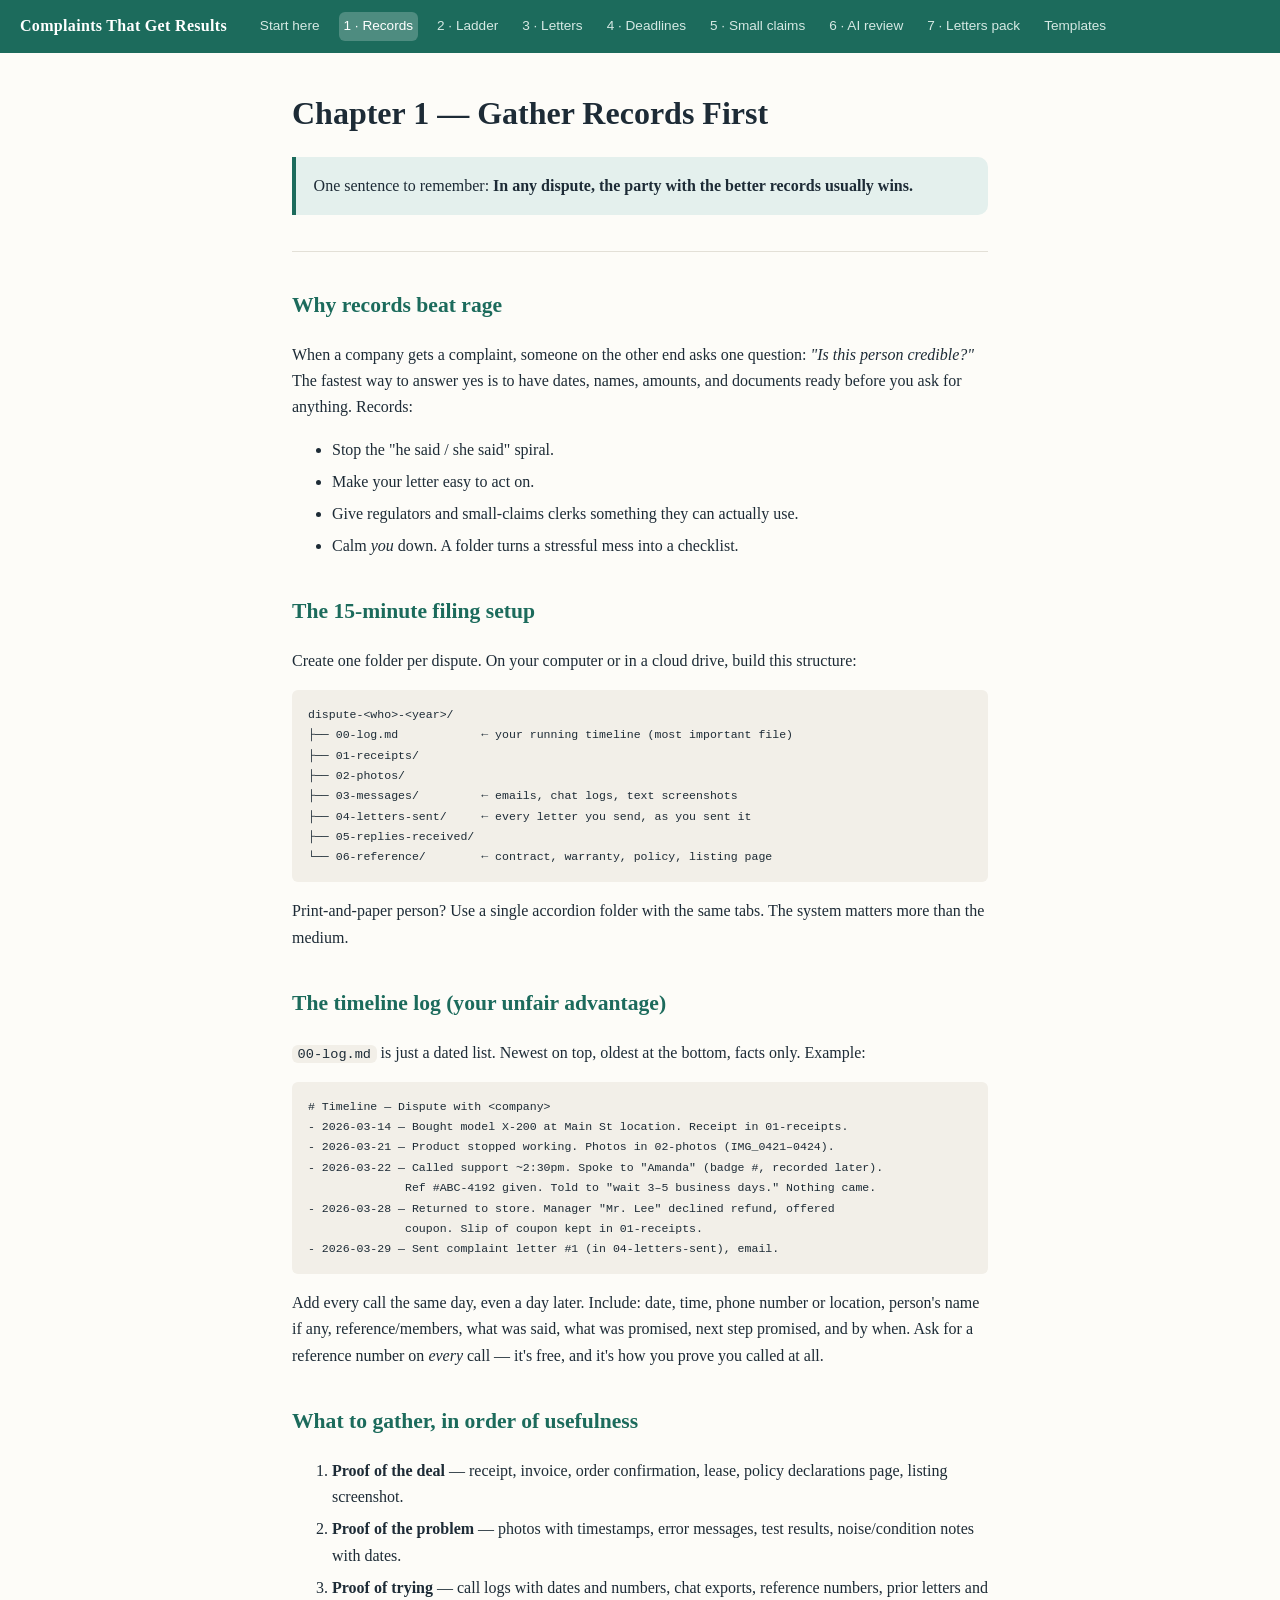
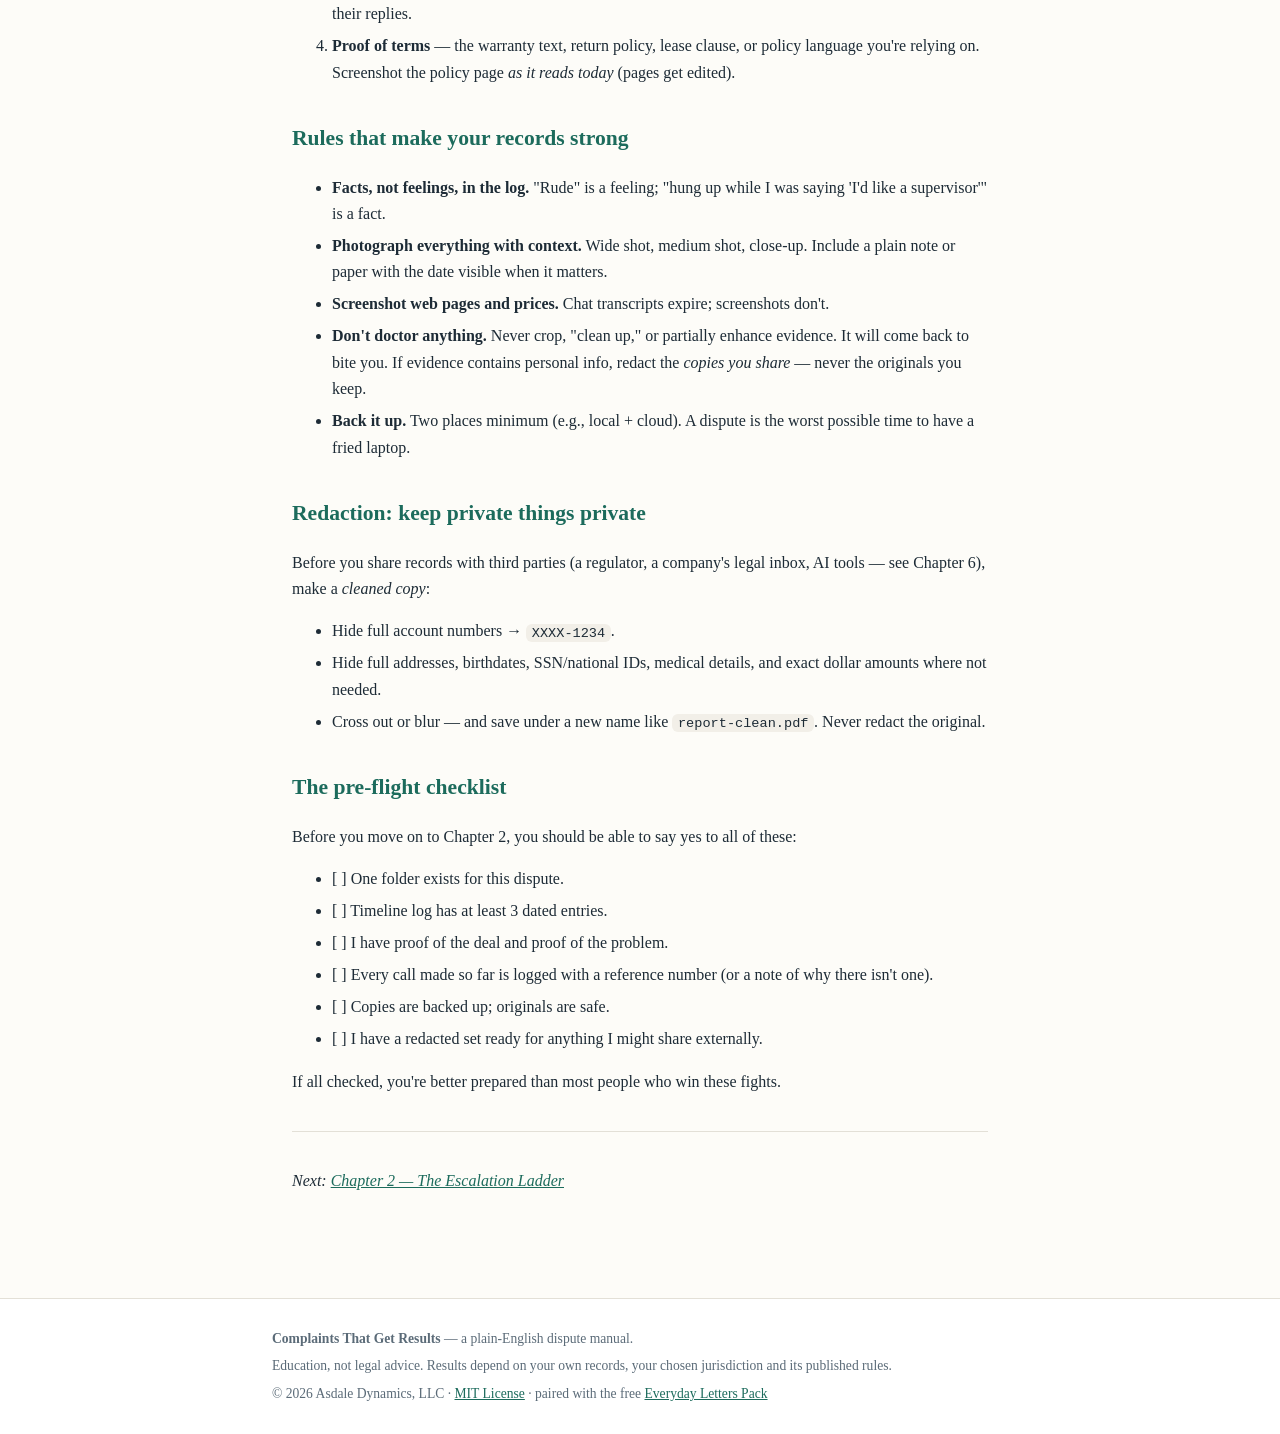
<file: site/gather-records.html>
<!DOCTYPE html>
<html lang="en">
<head>
<meta charset="utf-8">
<meta name="viewport" content="width=device-width, initial-scale=1">
<meta name="description" content="Chapter 1 — Gather Records First — the plain-English dispute manual">
<title>Chapter 1 — Gather Records First — Complaints That Get Results</title>
<link rel="stylesheet" href="assets/style.css">
</head>
<body>
<nav class="topnav"><a href="index.html" class="brand">Complaints That Get Results</a><div class="nav-links"><a href="index.html" class="nav-link">Start here</a>
<a href="gather-records.html" class="nav-link active">1 · Records</a>
<a href="escalation-ladder.html" class="nav-link">2 · Ladder</a>
<a href="letter-anatomy.html" class="nav-link">3 · Letters</a>
<a href="deadlines.html" class="nav-link">4 · Deadlines</a>
<a href="small-claims.html" class="nav-link">5 · Small claims</a>
<a href="ai-tone-review.html" class="nav-link">6 · AI review</a>
<a href="letters-pack.html" class="nav-link">7 · Letters pack</a>
<a href="templates.html" class="nav-link">Templates</a></div></nav>
<main class="page"><h1 id="chapter-1-gather-records-first">Chapter 1 — Gather Records First</h1>
<blockquote>
<p>One sentence to remember: <strong>In any dispute, the party with the better records usually wins.</strong></p>
</blockquote>
<hr>
<h2 id="why-records-beat-rage">Why records beat rage</h2>
<p>When a company gets a complaint, someone on the other end asks one question: <em>"Is this person credible?"</em> The fastest way to answer yes is to have dates, names, amounts, and documents ready before you ask for anything. Records:</p>
<ul>
<li>Stop the "he said / she said" spiral.</li>
<li>Make your letter easy to act on.</li>
<li>Give regulators and small-claims clerks something they can actually use.</li>
<li>Calm <em>you</em> down. A folder turns a stressful mess into a checklist.</li>
</ul>
<h2 id="the-15-minute-filing-setup">The 15-minute filing setup</h2>
<p>Create one folder per dispute. On your computer or in a cloud drive, build this structure:</p>
<pre><code>dispute-&lt;who&gt;-&lt;year&gt;/
├── 00-log.md            ← your running timeline (most important file)
├── 01-receipts/
├── 02-photos/
├── 03-messages/         ← emails, chat logs, text screenshots
├── 04-letters-sent/     ← every letter you send, as you sent it
├── 05-replies-received/
└── 06-reference/        ← contract, warranty, policy, listing page
</code></pre>
<p>Print-and-paper person? Use a single accordion folder with the same tabs. The system matters more than the medium.</p>
<h2 id="the-timeline-log-your-unfair-advantage">The timeline log (your unfair advantage)</h2>
<p><code>00-log.md</code> is just a dated list. Newest on top, oldest at the bottom, facts only. Example:</p>
<pre><code class="language-markdown"># Timeline — Dispute with &lt;company&gt;
- 2026-03-14 — Bought model X-200 at Main St location. Receipt in 01-receipts.
- 2026-03-21 — Product stopped working. Photos in 02-photos (IMG_0421–0424).
- 2026-03-22 — Called support ~2:30pm. Spoke to &quot;Amanda&quot; (badge #, recorded later).
              Ref #ABC-4192 given. Told to &quot;wait 3–5 business days.&quot; Nothing came.
- 2026-03-28 — Returned to store. Manager &quot;Mr. Lee&quot; declined refund, offered
              coupon. Slip of coupon kept in 01-receipts.
- 2026-03-29 — Sent complaint letter #1 (in 04-letters-sent), email.
</code></pre>
<p>Add every call the same day, even a day later. Include: date, time, phone number or location, person's name if any, reference/members, what was said, what was promised, next step promised, and by when. Ask for a reference number on <em>every</em> call — it's free, and it's how you prove you called at all.</p>
<h2 id="what-to-gather-in-order-of-usefulness">What to gather, in order of usefulness</h2>
<ol>
<li><strong>Proof of the deal</strong> — receipt, invoice, order confirmation, lease, policy declarations page, listing screenshot.</li>
<li><strong>Proof of the problem</strong> — photos with timestamps, error messages, test results, noise/condition notes with dates.</li>
<li><strong>Proof of trying</strong> — call logs with dates and numbers, chat exports, reference numbers, prior letters and their replies.</li>
<li><strong>Proof of terms</strong> — the warranty text, return policy, lease clause, or policy language you're relying on. Screenshot the policy page <em>as it reads today</em> (pages get edited).</li>
</ol>
<h2 id="rules-that-make-your-records-strong">Rules that make your records strong</h2>
<ul>
<li><strong>Facts, not feelings, in the log.</strong> "Rude" is a feeling; "hung up while I was saying 'I'd like a supervisor'" is a fact.</li>
<li><strong>Photograph everything with context.</strong> Wide shot, medium shot, close-up. Include a plain note or paper with the date visible when it matters.</li>
<li><strong>Screenshot web pages and prices.</strong> Chat transcripts expire; screenshots don't.</li>
<li><strong>Don't doctor anything.</strong> Never crop, "clean up," or partially enhance evidence. It will come back to bite you. If evidence contains personal info, redact the <em>copies you share</em> — never the originals you keep.</li>
<li><strong>Back it up.</strong> Two places minimum (e.g., local + cloud). A dispute is the worst possible time to have a fried laptop.</li>
</ul>
<h2 id="redaction-keep-private-things-private">Redaction: keep private things private</h2>
<p>Before you share records with third parties (a regulator, a company's legal inbox, AI tools — see Chapter 6), make a <em>cleaned copy</em>:</p>
<ul>
<li>Hide full account numbers → <code>XXXX-1234</code>.</li>
<li>Hide full addresses, birthdates, SSN/national IDs, medical details, and exact dollar amounts where not needed.</li>
<li>Cross out or blur — and save under a new name like <code>report-clean.pdf</code>. Never redact the original.</li>
</ul>
<h2 id="the-pre-flight-checklist">The pre-flight checklist</h2>
<p>Before you move on to Chapter 2, you should be able to say yes to all of these:</p>
<ul>
<li>[ ] One folder exists for this dispute.</li>
<li>[ ] Timeline log has at least 3 dated entries.</li>
<li>[ ] I have proof of the deal and proof of the problem.</li>
<li>[ ] Every call made so far is logged with a reference number (or a note of why there isn't one).</li>
<li>[ ] Copies are backed up; originals are safe.</li>
<li>[ ] I have a redacted set ready for anything I might share externally.</li>
</ul>
<p>If all checked, you're better prepared than most people who win these fights.</p>
<hr>
<p><em>Next: <a href="escalation-ladder.html">Chapter 2 — The Escalation Ladder</a></em></p></main>
<footer class="site-footer">
  <div class="footer-inner">
    <p><strong>Complaints That Get Results</strong> — a plain-English dispute manual.</p>
    <p>Education, not legal advice. Results depend on your own records, your chosen jurisdiction and its published rules.</p>
    <p>© 2026 Asdale Dynamics, LLC · <a href="LICENSE">MIT License</a> · paired with the free <a href="templates.html">Everyday Letters Pack</a></p>
  </div>
</footer>
</body>
</html>
</file>
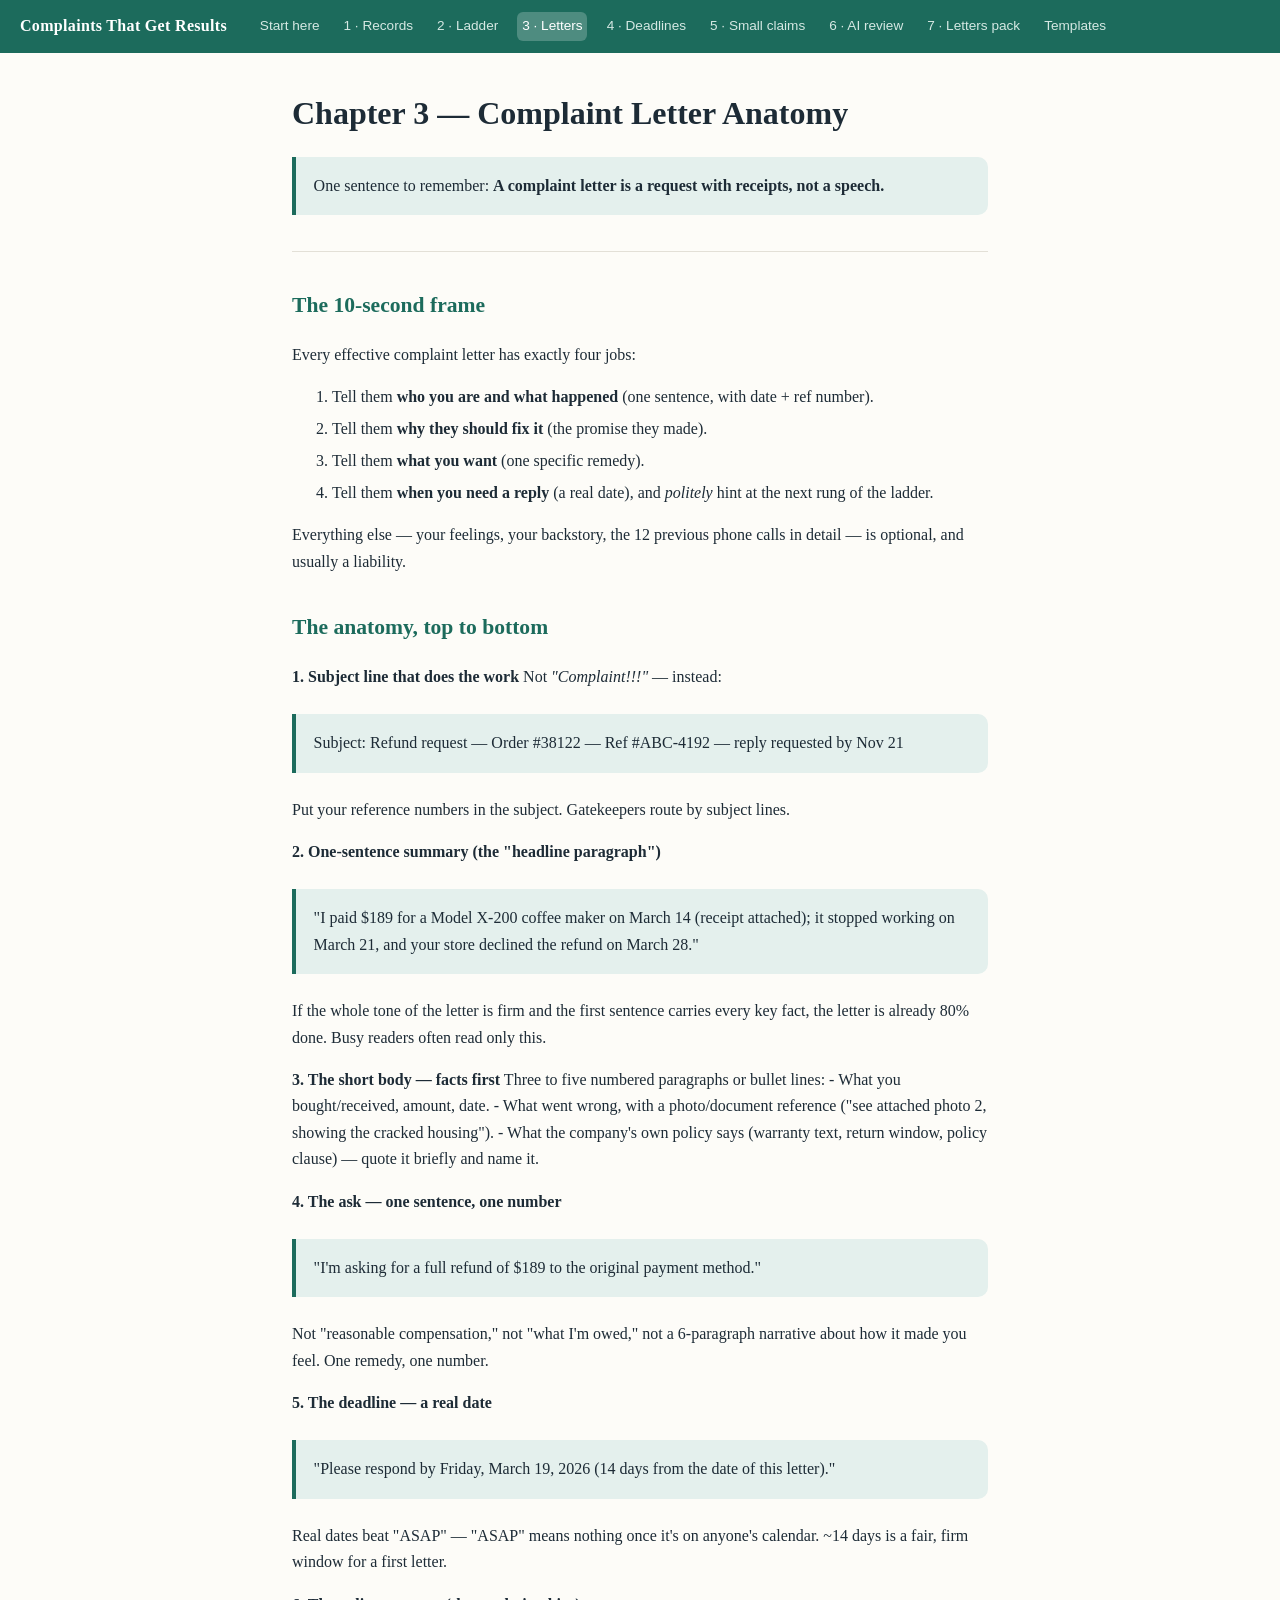
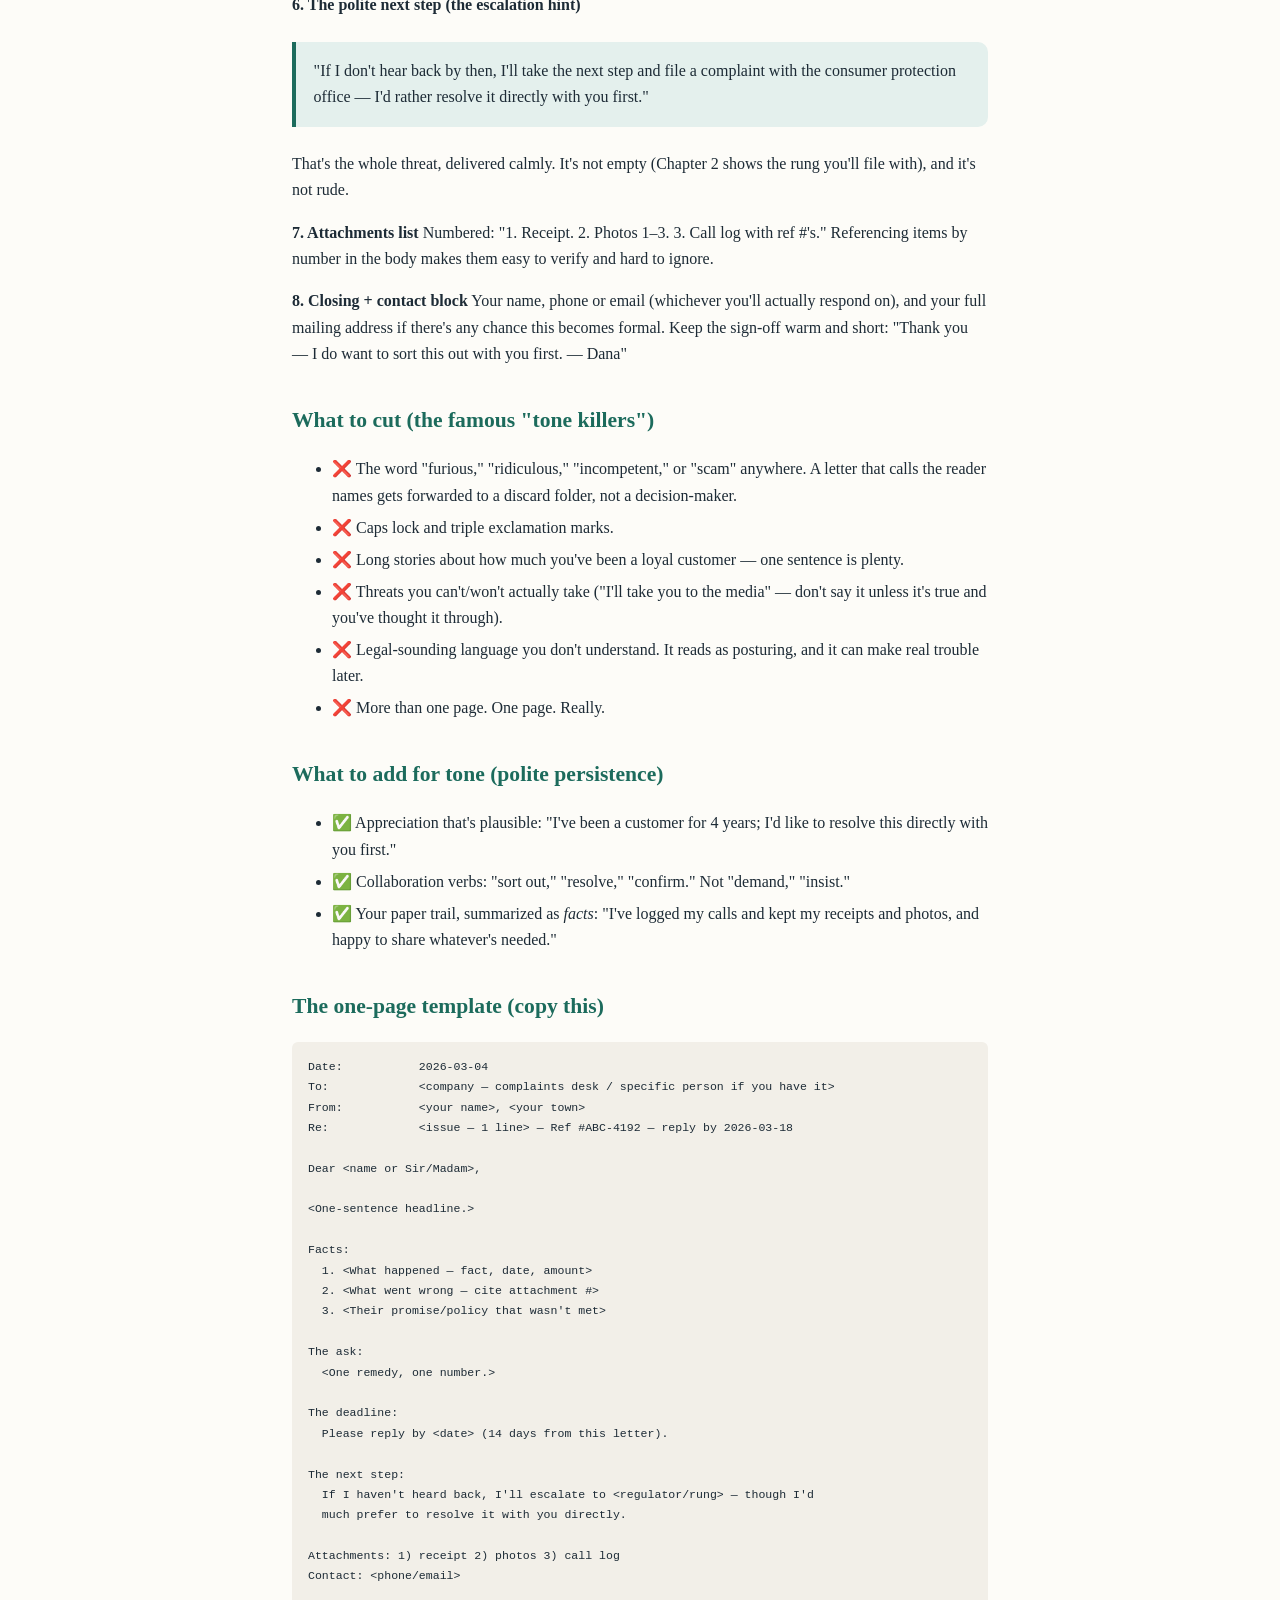
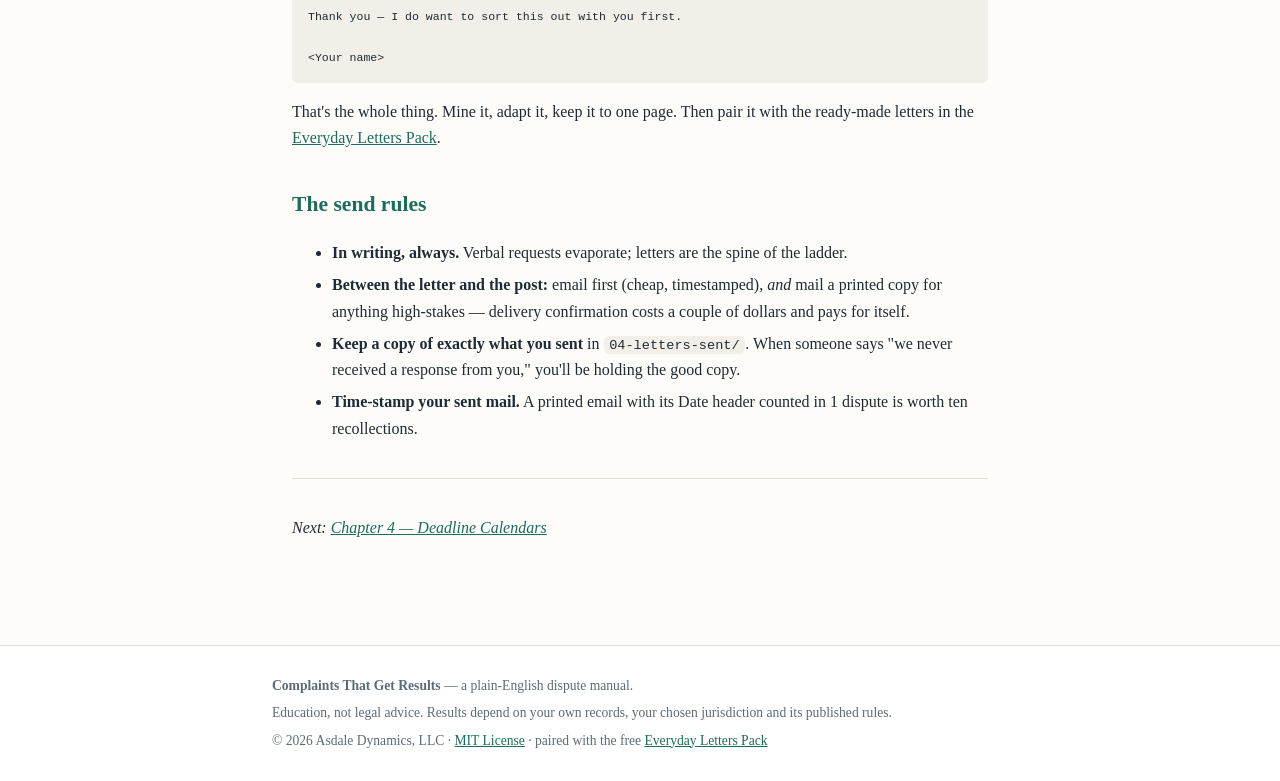
<file: site/letter-anatomy.html>
<!DOCTYPE html>
<html lang="en">
<head>
<meta charset="utf-8">
<meta name="viewport" content="width=device-width, initial-scale=1">
<meta name="description" content="Chapter 3 — Complaint Letter Anatomy — the plain-English dispute manual">
<title>Chapter 3 — Complaint Letter Anatomy — Complaints That Get Results</title>
<link rel="stylesheet" href="assets/style.css">
</head>
<body>
<nav class="topnav"><a href="index.html" class="brand">Complaints That Get Results</a><div class="nav-links"><a href="index.html" class="nav-link">Start here</a>
<a href="gather-records.html" class="nav-link">1 · Records</a>
<a href="escalation-ladder.html" class="nav-link">2 · Ladder</a>
<a href="letter-anatomy.html" class="nav-link active">3 · Letters</a>
<a href="deadlines.html" class="nav-link">4 · Deadlines</a>
<a href="small-claims.html" class="nav-link">5 · Small claims</a>
<a href="ai-tone-review.html" class="nav-link">6 · AI review</a>
<a href="letters-pack.html" class="nav-link">7 · Letters pack</a>
<a href="templates.html" class="nav-link">Templates</a></div></nav>
<main class="page"><h1 id="chapter-3-complaint-letter-anatomy">Chapter 3 — Complaint Letter Anatomy</h1>
<blockquote>
<p>One sentence to remember: <strong>A complaint letter is a request with receipts, not a speech.</strong></p>
</blockquote>
<hr>
<h2 id="the-10-second-frame">The 10-second frame</h2>
<p>Every effective complaint letter has exactly four jobs:</p>
<ol>
<li>Tell them <strong>who you are and what happened</strong> (one sentence, with date + ref number).</li>
<li>Tell them <strong>why they should fix it</strong> (the promise they made).</li>
<li>Tell them <strong>what you want</strong> (one specific remedy).</li>
<li>Tell them <strong>when you need a reply</strong> (a real date), and <em>politely</em> hint at the next rung of the ladder.</li>
</ol>
<p>Everything else — your feelings, your backstory, the 12 previous phone calls in detail — is optional, and usually a liability.</p>
<h2 id="the-anatomy-top-to-bottom">The anatomy, top to bottom</h2>
<p><strong>1. Subject line that does the work</strong>
Not <em>"Complaint!!!"</em> — instead:</p>
<blockquote>
<p>Subject: Refund request — Order #38122 — Ref #ABC-4192 — reply requested by Nov 21</p>
</blockquote>
<p>Put your reference numbers in the subject. Gatekeepers route by subject lines.</p>
<p><strong>2. One-sentence summary (the "headline paragraph")</strong></p>
<blockquote>
<p>"I paid $189 for a Model X-200 coffee maker on March 14 (receipt attached); it stopped working on March 21, and your store declined the refund on March 28."</p>
</blockquote>
<p>If the whole tone of the letter is firm and the first sentence carries every key fact, the letter is already 80% done. Busy readers often read only this.</p>
<p><strong>3. The short body — facts first</strong>
Three to five numbered paragraphs or bullet lines:
- What you bought/received, amount, date.
- What went wrong, with a photo/document reference ("see attached photo 2, showing the cracked housing").
- What the company's own policy says (warranty text, return window, policy clause) — quote it briefly and name it.</p>
<p><strong>4. The ask — one sentence, one number</strong></p>
<blockquote>
<p>"I'm asking for a full refund of $189 to the original payment method."</p>
</blockquote>
<p>Not "reasonable compensation," not "what I'm owed," not a 6-paragraph narrative about how it made you feel. One remedy, one number.</p>
<p><strong>5. The deadline — a real date</strong></p>
<blockquote>
<p>"Please respond by Friday, March 19, 2026 (14 days from the date of this letter)."</p>
</blockquote>
<p>Real dates beat "ASAP" — "ASAP" means nothing once it's on anyone's calendar. ~14 days is a fair, firm window for a first letter.</p>
<p><strong>6. The polite next step (the escalation hint)</strong></p>
<blockquote>
<p>"If I don't hear back by then, I'll take the next step and file a complaint with the consumer protection office — I'd rather resolve it directly with you first."</p>
</blockquote>
<p>That's the whole threat, delivered calmly. It's not empty (Chapter 2 shows the rung you'll file with), and it's not rude.</p>
<p><strong>7. Attachments list</strong>
Numbered: "1. Receipt. 2. Photos 1–3. 3. Call log with ref #'s." Referencing items by number in the body makes them easy to verify and hard to ignore.</p>
<p><strong>8. Closing + contact block</strong>
Your name, phone or email (whichever you'll actually respond on), and your full mailing address if there's any chance this becomes formal. Keep the sign-off warm and short: "Thank you — I do want to sort this out with you first. — Dana"</p>
<h2 id="what-to-cut-the-famous-tone-killers">What to cut (the famous "tone killers")</h2>
<ul>
<li>❌ The word "furious," "ridiculous," "incompetent," or "scam" anywhere. A letter that calls the reader names gets forwarded to a discard folder, not a decision-maker.</li>
<li>❌ Caps lock and triple exclamation marks.</li>
<li>❌ Long stories about how much you've been a loyal customer — one sentence is plenty.</li>
<li>❌ Threats you can't/won't actually take ("I'll take you to the media" — don't say it unless it's true and you've thought it through).</li>
<li>❌ Legal-sounding language you don't understand. It reads as posturing, and it can make real trouble later.</li>
<li>❌ More than one page. One page. Really.</li>
</ul>
<h2 id="what-to-add-for-tone-polite-persistence">What to add for tone (polite persistence)</h2>
<ul>
<li>✅ Appreciation that's plausible: "I've been a customer for 4 years; I'd like to resolve this directly with you first."</li>
<li>✅ Collaboration verbs: "sort out," "resolve," "confirm." Not "demand," "insist."</li>
<li>✅ Your paper trail, summarized as <em>facts</em>: "I've logged my calls and kept my receipts and photos, and happy to share whatever's needed."</li>
</ul>
<h2 id="the-one-page-template-copy-this">The one-page template (copy this)</h2>
<pre><code class="language-text">Date:           2026-03-04
To:             &lt;company — complaints desk / specific person if you have it&gt;
From:           &lt;your name&gt;, &lt;your town&gt;
Re:             &lt;issue — 1 line&gt; — Ref #ABC-4192 — reply by 2026-03-18

Dear &lt;name or Sir/Madam&gt;,

&lt;One-sentence headline.&gt;

Facts:
  1. &lt;What happened — fact, date, amount&gt;
  2. &lt;What went wrong — cite attachment #&gt;
  3. &lt;Their promise/policy that wasn't met&gt;

The ask:
  &lt;One remedy, one number.&gt;

The deadline:
  Please reply by &lt;date&gt; (14 days from this letter).

The next step:
  If I haven't heard back, I'll escalate to &lt;regulator/rung&gt; — though I'd
  much prefer to resolve it with you directly.

Attachments: 1) receipt 2) photos 3) call log
Contact: &lt;phone/email&gt;

Thank you — I do want to sort this out with you first.

&lt;Your name&gt;
</code></pre>
<p>That's the whole thing. Mine it, adapt it, keep it to one page. Then pair it with the ready-made letters in the <a href="letters-pack.html">Everyday Letters Pack</a>.</p>
<h2 id="the-send-rules">The send rules</h2>
<ul>
<li><strong>In writing, always.</strong> Verbal requests evaporate; letters are the spine of the ladder.</li>
<li><strong>Between the letter and the post:</strong> email first (cheap, timestamped), <em>and</em> mail a printed copy for anything high-stakes — delivery confirmation costs a couple of dollars and pays for itself.</li>
<li><strong>Keep a copy of exactly what you sent</strong> in <code>04-letters-sent/</code>. When someone says "we never received a response from you," you'll be holding the good copy.</li>
<li><strong>Time-stamp your sent mail.</strong> A printed email with its Date header counted in 1 dispute is worth ten recollections.</li>
</ul>
<hr>
<p><em>Next: <a href="deadlines.html">Chapter 4 — Deadline Calendars</a></em></p></main>
<footer class="site-footer">
  <div class="footer-inner">
    <p><strong>Complaints That Get Results</strong> — a plain-English dispute manual.</p>
    <p>Education, not legal advice. Results depend on your own records, your chosen jurisdiction and its published rules.</p>
    <p>© 2026 Asdale Dynamics, LLC · <a href="LICENSE">MIT License</a> · paired with the free <a href="templates.html">Everyday Letters Pack</a></p>
  </div>
</footer>
</body>
</html>
</file>
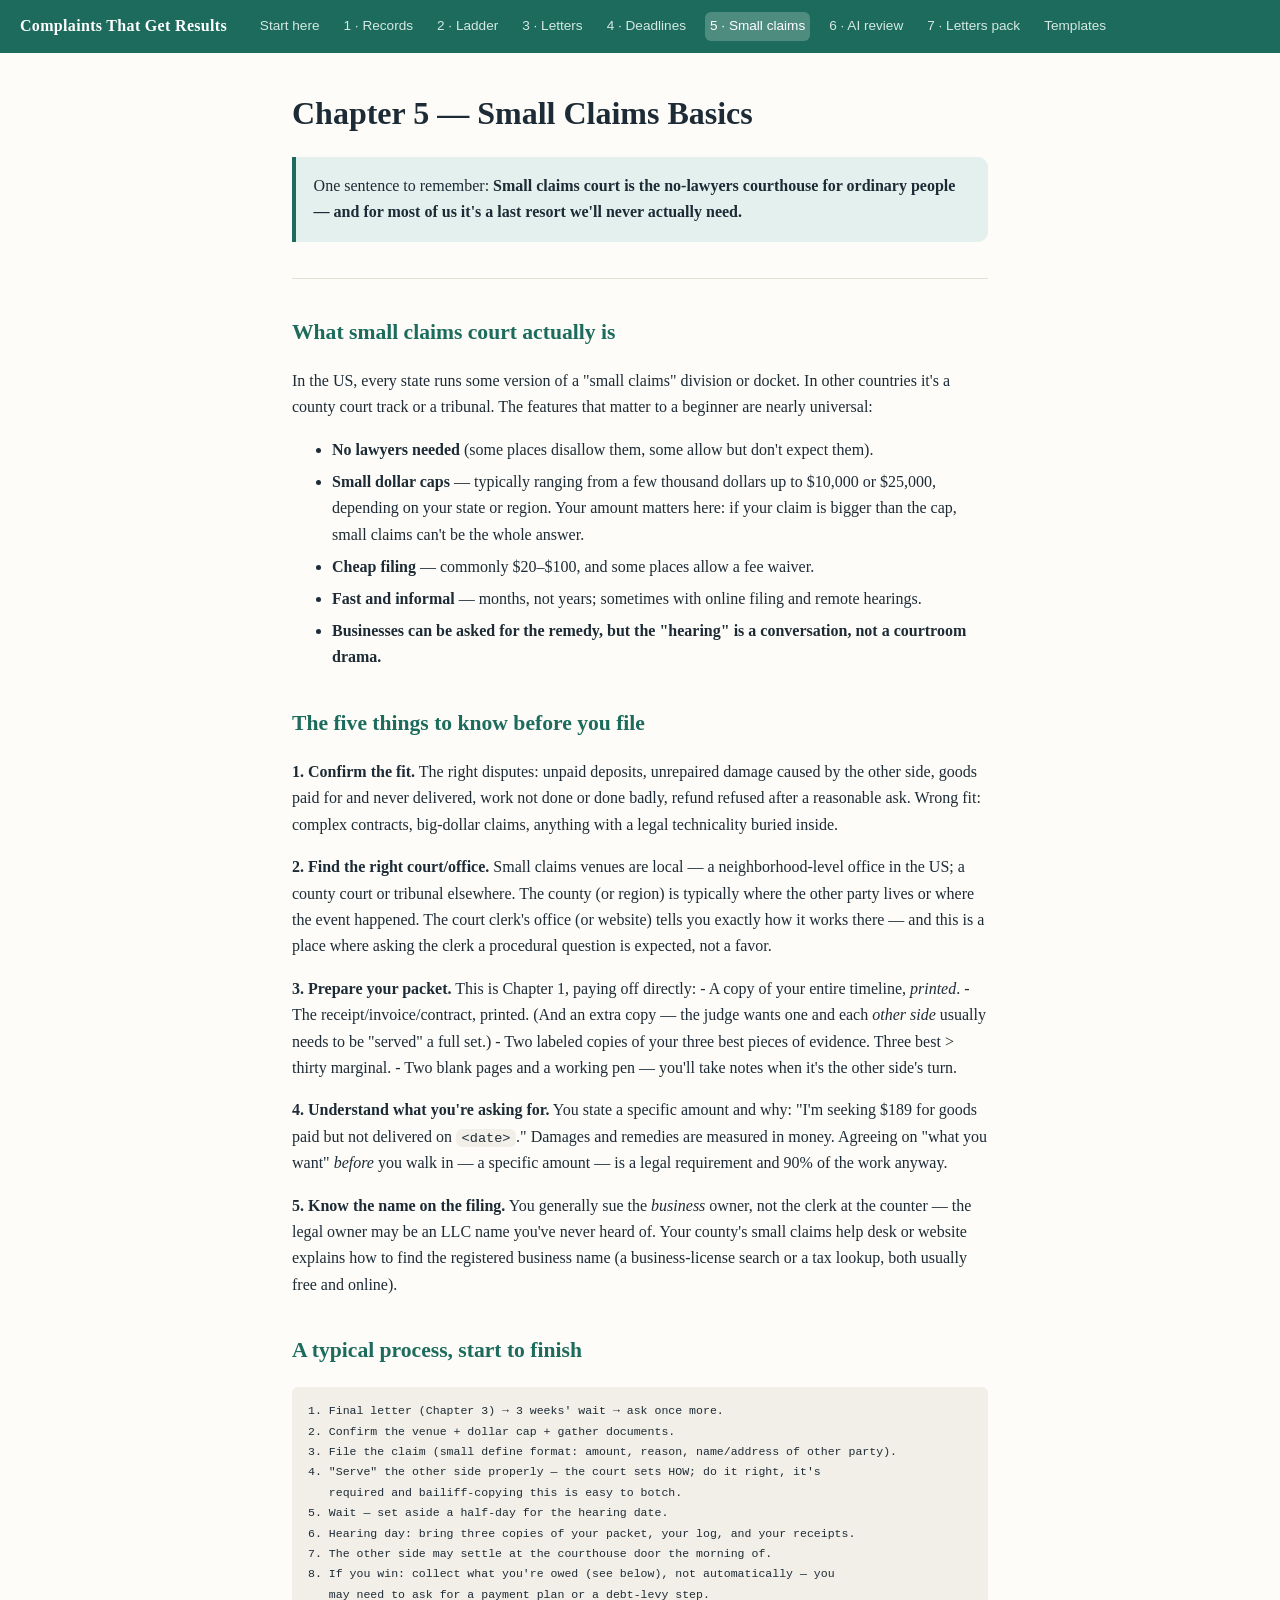
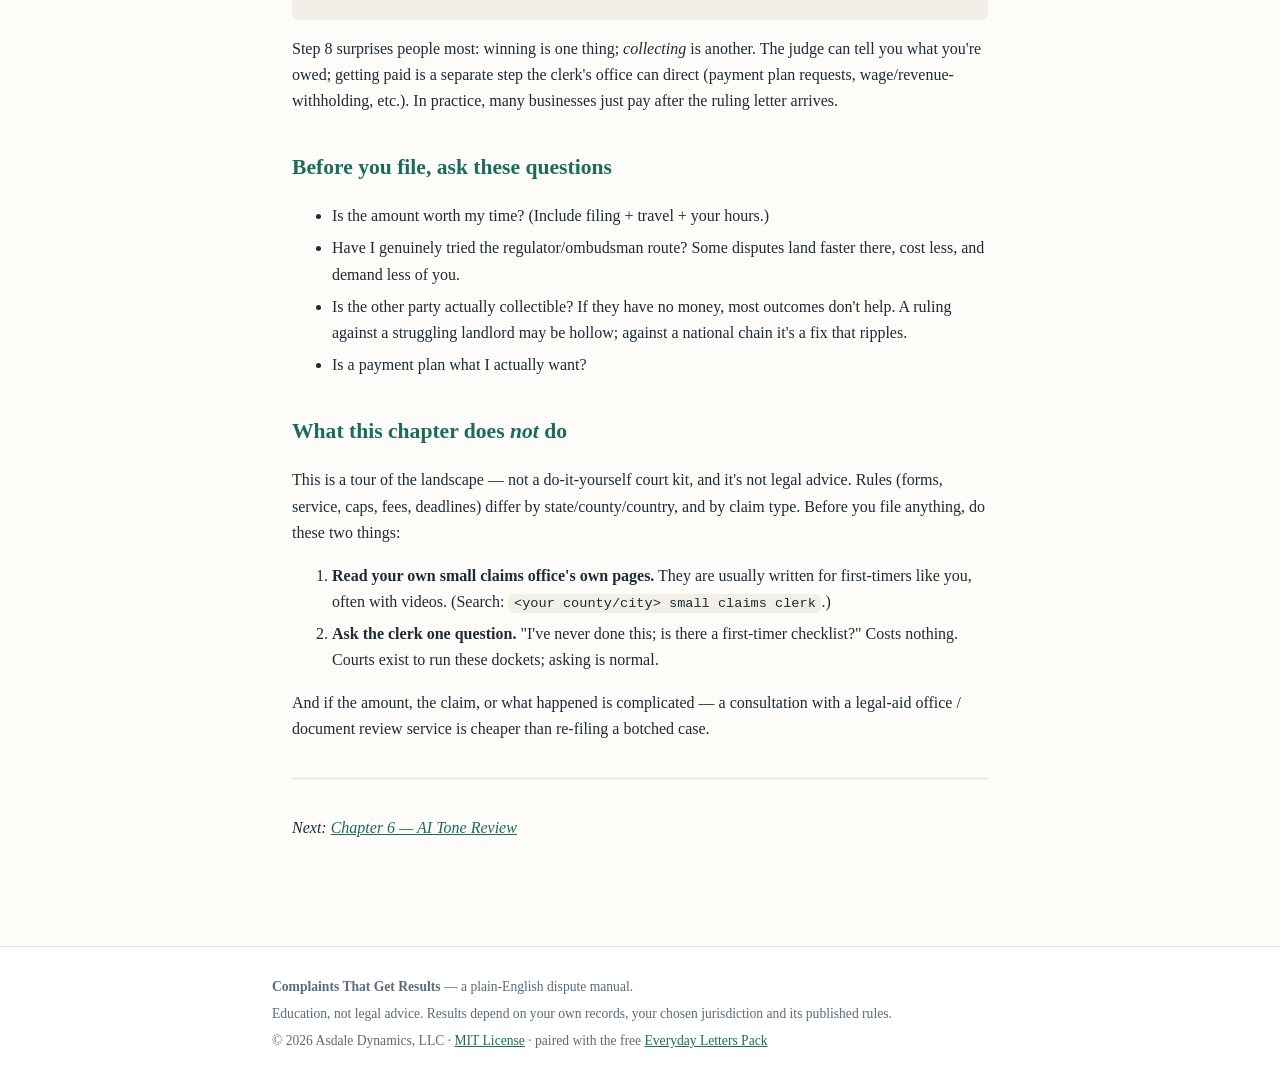
<file: site/small-claims.html>
<!DOCTYPE html>
<html lang="en">
<head>
<meta charset="utf-8">
<meta name="viewport" content="width=device-width, initial-scale=1">
<meta name="description" content="Chapter 5 — Small Claims Basics — the plain-English dispute manual">
<title>Chapter 5 — Small Claims Basics — Complaints That Get Results</title>
<link rel="stylesheet" href="assets/style.css">
</head>
<body>
<nav class="topnav"><a href="index.html" class="brand">Complaints That Get Results</a><div class="nav-links"><a href="index.html" class="nav-link">Start here</a>
<a href="gather-records.html" class="nav-link">1 · Records</a>
<a href="escalation-ladder.html" class="nav-link">2 · Ladder</a>
<a href="letter-anatomy.html" class="nav-link">3 · Letters</a>
<a href="deadlines.html" class="nav-link">4 · Deadlines</a>
<a href="small-claims.html" class="nav-link active">5 · Small claims</a>
<a href="ai-tone-review.html" class="nav-link">6 · AI review</a>
<a href="letters-pack.html" class="nav-link">7 · Letters pack</a>
<a href="templates.html" class="nav-link">Templates</a></div></nav>
<main class="page"><h1 id="chapter-5-small-claims-basics">Chapter 5 — Small Claims Basics</h1>
<blockquote>
<p>One sentence to remember: <strong>Small claims court is the no-lawyers courthouse for ordinary people — and for most of us it's a last resort we'll never actually need.</strong></p>
</blockquote>
<hr>
<h2 id="what-small-claims-court-actually-is">What small claims court actually is</h2>
<p>In the US, every state runs some version of a "small claims" division or docket. In other countries it's a county court track or a tribunal. The features that matter to a beginner are nearly universal:</p>
<ul>
<li><strong>No lawyers needed</strong> (some places disallow them, some allow but don't expect them).</li>
<li><strong>Small dollar caps</strong> — typically ranging from a few thousand dollars up to $10,000 or $25,000, depending on your state or region. Your amount matters here: if your claim is bigger than the cap, small claims can't be the whole answer.</li>
<li><strong>Cheap filing</strong> — commonly $20–$100, and some places allow a fee waiver.</li>
<li><strong>Fast and informal</strong> — months, not years; sometimes with online filing and remote hearings.</li>
<li><strong>Businesses can be asked for the remedy, but the "hearing" is a conversation, not a courtroom drama.</strong></li>
</ul>
<h2 id="the-five-things-to-know-before-you-file">The five things to know before you file</h2>
<p><strong>1. Confirm the fit.</strong> The right disputes: unpaid deposits, unrepaired damage caused by the other side, goods paid for and never delivered, work not done or done badly, refund refused after a reasonable ask. Wrong fit: complex contracts, big-dollar claims, anything with a legal technicality buried inside.</p>
<p><strong>2. Find the right court/office.</strong> Small claims venues are local — a neighborhood-level office in the US; a county court or tribunal elsewhere. The county (or region) is typically where the other party lives or where the event happened. The court clerk's office (or website) tells you exactly how it works there — and this is a place where asking the clerk a procedural question is expected, not a favor.</p>
<p><strong>3. Prepare your packet.</strong> This is Chapter 1, paying off directly:
- A copy of your entire timeline, <em>printed</em>.
- The receipt/invoice/contract, printed. (And an extra copy — the judge wants one and each <em>other side</em> usually needs to be "served" a full set.)
- Two labeled copies of your three best pieces of evidence. Three best &gt; thirty marginal.
- Two blank pages and a working pen — you'll take notes when it's the other side's turn.</p>
<p><strong>4. Understand what you're asking for.</strong> You state a specific amount and why: "I'm seeking $189 for goods paid but not delivered on <code>&lt;date&gt;</code>." Damages and remedies are measured in money. Agreeing on "what you want" <em>before</em> you walk in — a specific amount — is a legal requirement and 90% of the work anyway.</p>
<p><strong>5. Know the name on the filing.</strong> You generally sue the <em>business</em> owner, not the clerk at the counter — the legal owner may be an LLC name you've never heard of. Your county's small claims help desk or website explains how to find the registered business name (a business-license search or a tax lookup, both usually free and online).</p>
<h2 id="a-typical-process-start-to-finish">A typical process, start to finish</h2>
<pre><code>1. Final letter (Chapter 3) → 3 weeks' wait → ask once more.
2. Confirm the venue + dollar cap + gather documents.
3. File the claim (small define format: amount, reason, name/address of other party).
4. &quot;Serve&quot; the other side properly — the court sets HOW; do it right, it's
   required and bailiff-copying this is easy to botch.
5. Wait — set aside a half-day for the hearing date.
6. Hearing day: bring three copies of your packet, your log, and your receipts.
7. The other side may settle at the courthouse door the morning of.
8. If you win: collect what you're owed (see below), not automatically — you
   may need to ask for a payment plan or a debt-levy step.
</code></pre>
<p>Step 8 surprises people most: winning is one thing; <em>collecting</em> is another. The judge can tell you what you're owed; getting paid is a separate step the clerk's office can direct (payment plan requests, wage/revenue-withholding, etc.). In practice, many businesses just pay after the ruling letter arrives.</p>
<h2 id="before-you-file-ask-these-questions">Before you file, ask these questions</h2>
<ul>
<li>Is the amount worth my time? (Include filing + travel + your hours.)</li>
<li>Have I genuinely tried the regulator/ombudsman route? Some disputes land faster there, cost less, and demand less of you.</li>
<li>Is the other party actually collectible? If they have no money, most outcomes don't help. A ruling against a struggling landlord may be hollow; against a national chain it's a fix that ripples.</li>
<li>Is a payment plan what I actually want?</li>
</ul>
<h2 id="what-this-chapter-does-not-do">What this chapter does <em>not</em> do</h2>
<p>This is a tour of the landscape — not a do-it-yourself court kit, and it's not legal advice. Rules (forms, service, caps, fees, deadlines) differ by state/county/country, and by claim type. Before you file anything, do these two things:</p>
<ol>
<li><strong>Read your own small claims office's own pages.</strong> They are usually written for first-timers like you, often with videos. (Search: <code>&lt;your county/city&gt; small claims clerk</code>.)</li>
<li><strong>Ask the clerk one question.</strong> "I've never done this; is there a first-timer checklist?" Costs nothing. Courts exist to run these dockets; asking is normal.</li>
</ol>
<p>And if the amount, the claim, or what happened is complicated — a consultation with a legal-aid office / document review service is cheaper than re-filing a botched case.</p>
<hr>
<p><em>Next: <a href="ai-tone-review.html">Chapter 6 — AI Tone Review</a></em></p></main>
<footer class="site-footer">
  <div class="footer-inner">
    <p><strong>Complaints That Get Results</strong> — a plain-English dispute manual.</p>
    <p>Education, not legal advice. Results depend on your own records, your chosen jurisdiction and its published rules.</p>
    <p>© 2026 Asdale Dynamics, LLC · <a href="LICENSE">MIT License</a> · paired with the free <a href="templates.html">Everyday Letters Pack</a></p>
  </div>
</footer>
</body>
</html>
</file>
<file: site/assets/style.css>
/* Complaints That Get Results — site stylesheet
   © 2026 Asdale Dynamics, LLC — MIT licensed. */

:root {
  --ink: #1d2b36;
  --muted: #5b6b78;
  --paper: #fdfcf8;
  --card: #ffffff;
  --brand: #1c6b5c;
  --brand-soft: #e4f0ed;
  --accent: #b35900;
  --line: #e3e0d7;
  --radius: 10px;
}

* { box-sizing: border-box; }

html { scroll-behavior: smooth; }

body {
  margin: 0;
  font-family: Georgia, "Iowan Old Style", "Times New Roman", serif;
  color: var(--ink);
  background: var(--paper);
  line-height: 1.65;
}

/* Navigation */
.topnav {
  display: flex;
  flex-wrap: wrap;
  align-items: center;
  gap: 0.75rem 1.25rem;
  padding: 0.75rem 1.25rem;
  background: var(--brand);
  position: sticky;
  top: 0;
  z-index: 10;
}

.brand {
  color: #fff;
  font-weight: bold;
  text-decoration: none;
  letter-spacing: 0.02em;
  margin-right: 0.5rem;
}

.nav-links {
  display: flex;
  flex-wrap: wrap;
  gap: 0.35rem 0.9rem;
}

.nav-link {
  color: #d5e8e3;
  text-decoration: none;
  font-family: "Helvetica Neue", Arial, sans-serif;
  font-size: 0.85rem;
  padding: 0.2rem 0.3rem;
  border-radius: 6px;
}

.nav-link:hover { background: rgba(255, 255, 255, 0.15); color: #fff; }
.nav-link.active { background: rgba(255, 255, 255, 0.22); color: #fff; }

/* Page column */
.page {
  max-width: 46rem;
  margin: 0 auto;
  padding: 2.5rem 1.25rem 3.5rem;
}

.page-header {
  border-bottom: 3px solid var(--brand);
  padding-bottom: 1rem;
  margin-bottom: 1.75rem;
}

.kicker {
  font-family: "Helvetica Neue", Arial, sans-serif;
  text-transform: uppercase;
  letter-spacing: 0.12em;
  font-size: 0.75rem;
  color: var(--muted);
  margin: 0 0 0.4rem;
}

h1 { font-size: 2rem; line-height: 1.2; margin: 0.1rem 0; color: var(--ink); }
h2 { font-size: 1.35rem; margin-top: 2.2rem; color: var(--brand); }
h3 { font-size: 1.08rem; margin-top: 1.6rem; }

.page-header h1 { font-size: 2.1rem; }

.lede { font-size: 1.06rem; color: var(--muted); max-width: 40rem; }

a { color: var(--brand); }
blockquote {
  margin: 1.5rem 0;
  padding: 0.8rem 1.1rem;
  background: var(--brand-soft);
  border-left: 4px solid var(--brand);
  border-radius: 0 var(--radius) var(--radius) 0;
}
blockquote p { margin: 0.2rem 0; }

code, pre {
  font-family: ui-monospace, "SF Mono", Consolas, monospace;
  font-size: 0.85em;
  background: #f2efe8;
  border-radius: 6px;
}
code { padding: 0.1rem 0.35rem; }
pre { padding: 0.9rem 1rem; overflow-x: auto; line-height: 1.5; }
pre code { background: none; padding: 0; }

table {
  border-collapse: collapse;
  width: 100%;
  margin: 1.25rem 0;
  font-size: 0.93rem;
}
th, td {
  border: 1px solid var(--line);
  padding: 0.5rem 0.7rem;
  text-align: left;
  vertical-align: top;
}
th { background: var(--brand-soft); font-family: "Helvetica Neue", Arial, sans-serif; font-size: 0.8rem; text-transform: uppercase; letter-spacing: 0.06em; }

ul li, ol li { margin-bottom: 0.35rem; }

hr { border: none; border-top: 1px solid var(--line); margin: 2.25rem 0; }

/* Templates page */
.template-card {
  background: var(--card);
  border: 1px solid var(--line);
  border-radius: var(--radius);
  padding: 1.25rem;
  margin: 1.75rem 0;
  box-shadow: 0 1px 3px rgba(29, 43, 54, 0.06);
}

.template-card h2 { margin-top: 0; }

.template-card textarea {
  width: 100%;
  min-height: 22rem;
  padding: 0.9rem;
  border: 1px solid var(--line);
  border-radius: 8px;
  font-family: ui-monospace, "SF Mono", Consolas, monospace;
  font-size: 0.82rem;
  line-height: 1.5;
  color: var(--ink);
  background: #fbfaf6;
  resize: vertical;
}

.template-actions {
  display: flex;
  align-items: center;
  gap: 0.6rem;
  flex-wrap: wrap;
  margin-top: 0.75rem;
}

.btn {
  font-family: "Helvetica Neue", Arial, sans-serif;
  font-size: 0.85rem;
  padding: 0.45rem 0.9rem;
  border: 1px solid var(--brand);
  border-radius: 999px;
  background: var(--brand);
  color: #fff;
  cursor: pointer;
}
.btn:hover { background: #15544a; border-color: #15544a; }

.raw-link-code { color: var(--muted); font-size: 0.8rem; }
.raw-link-code code { background: none; padding: 0; }

.template-note { color: var(--muted); font-size: 0.92rem; }
.template-note p { margin: 0.4rem 0; }

/* Footer */
.site-footer {
  margin-top: 2rem;
  border-top: 1px solid var(--line);
  background: var(--card);
  padding: 1.5rem 1.25rem;
  color: var(--muted);
  font-size: 0.85rem;
}
.footer-inner { max-width: 46rem; margin: 0 auto; }
.footer-inner p { margin: 0.3rem 0; }

@media (max-width: 640px) {
  .page { padding: 1.5rem 0.9rem 2.5rem; }
  h1 { font-size: 1.6rem; }
  th, td { padding: 0.4rem 0.45rem; }
}
</file>
